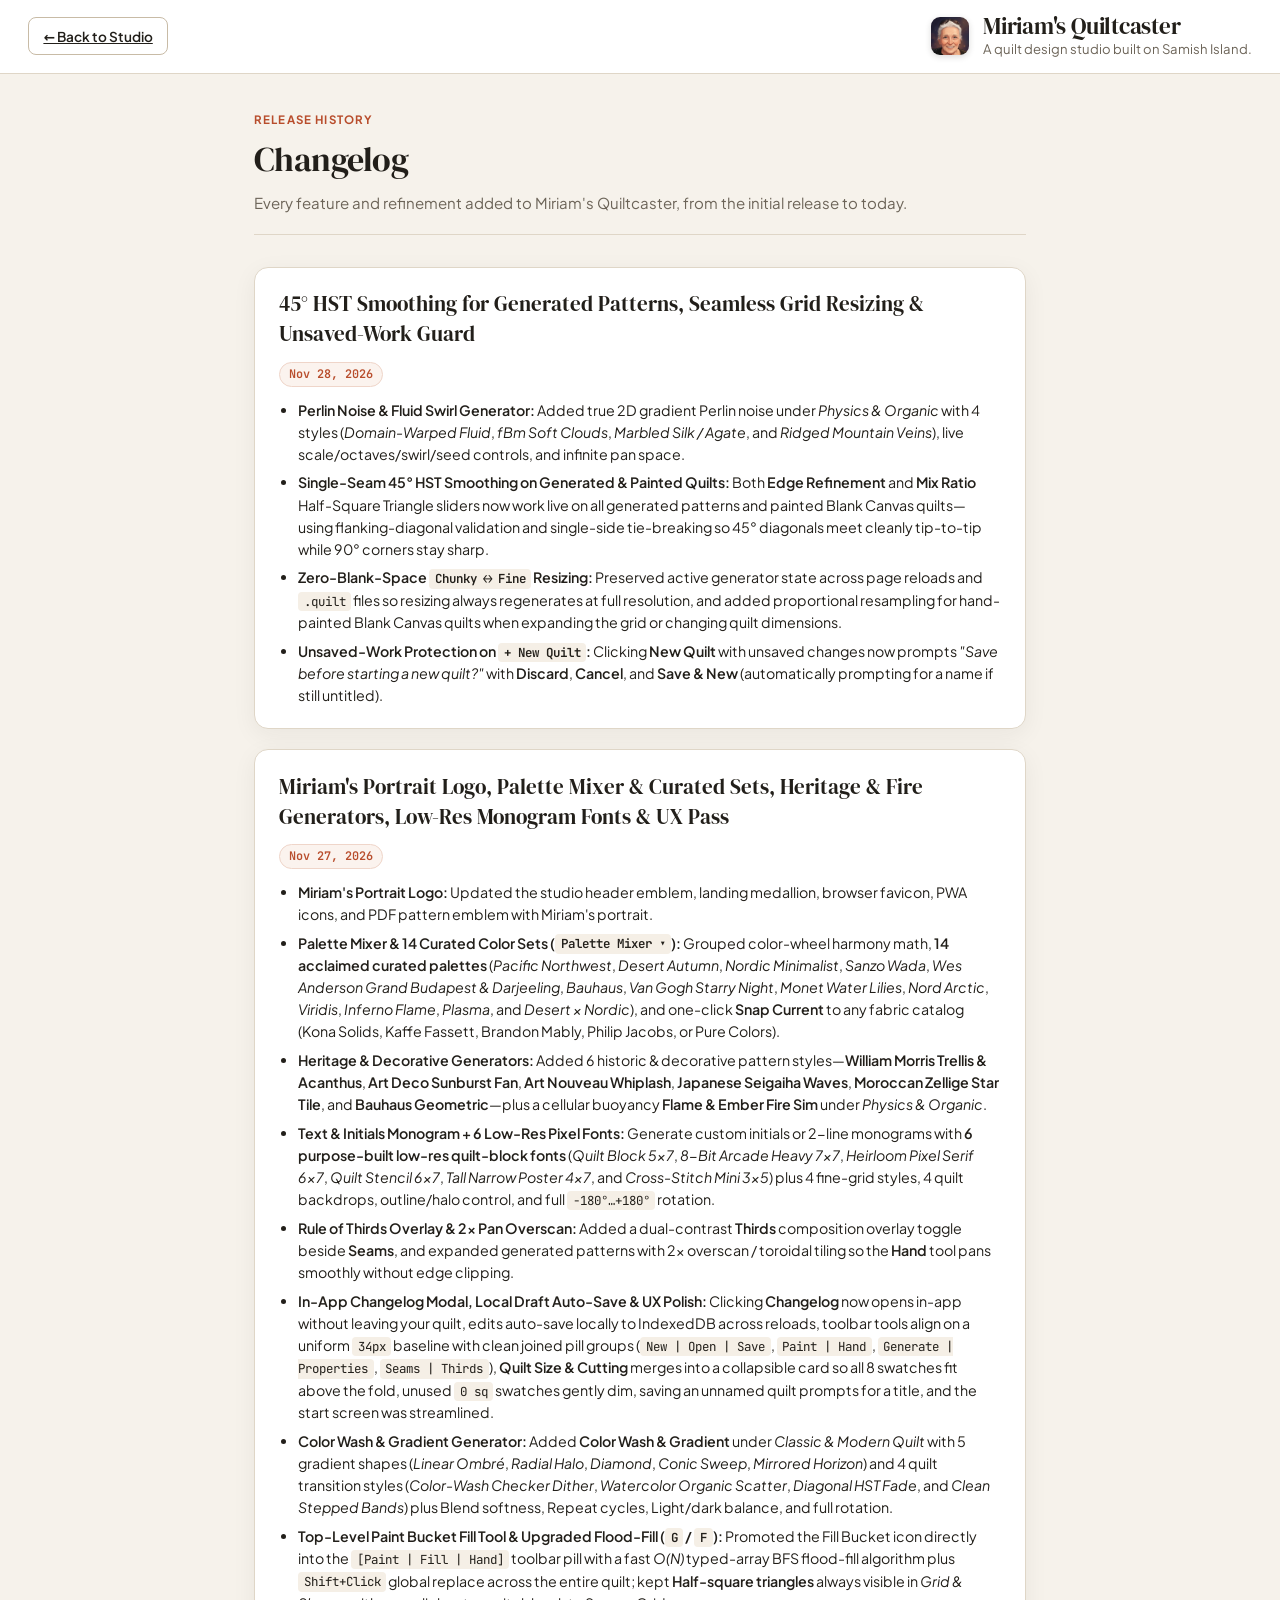
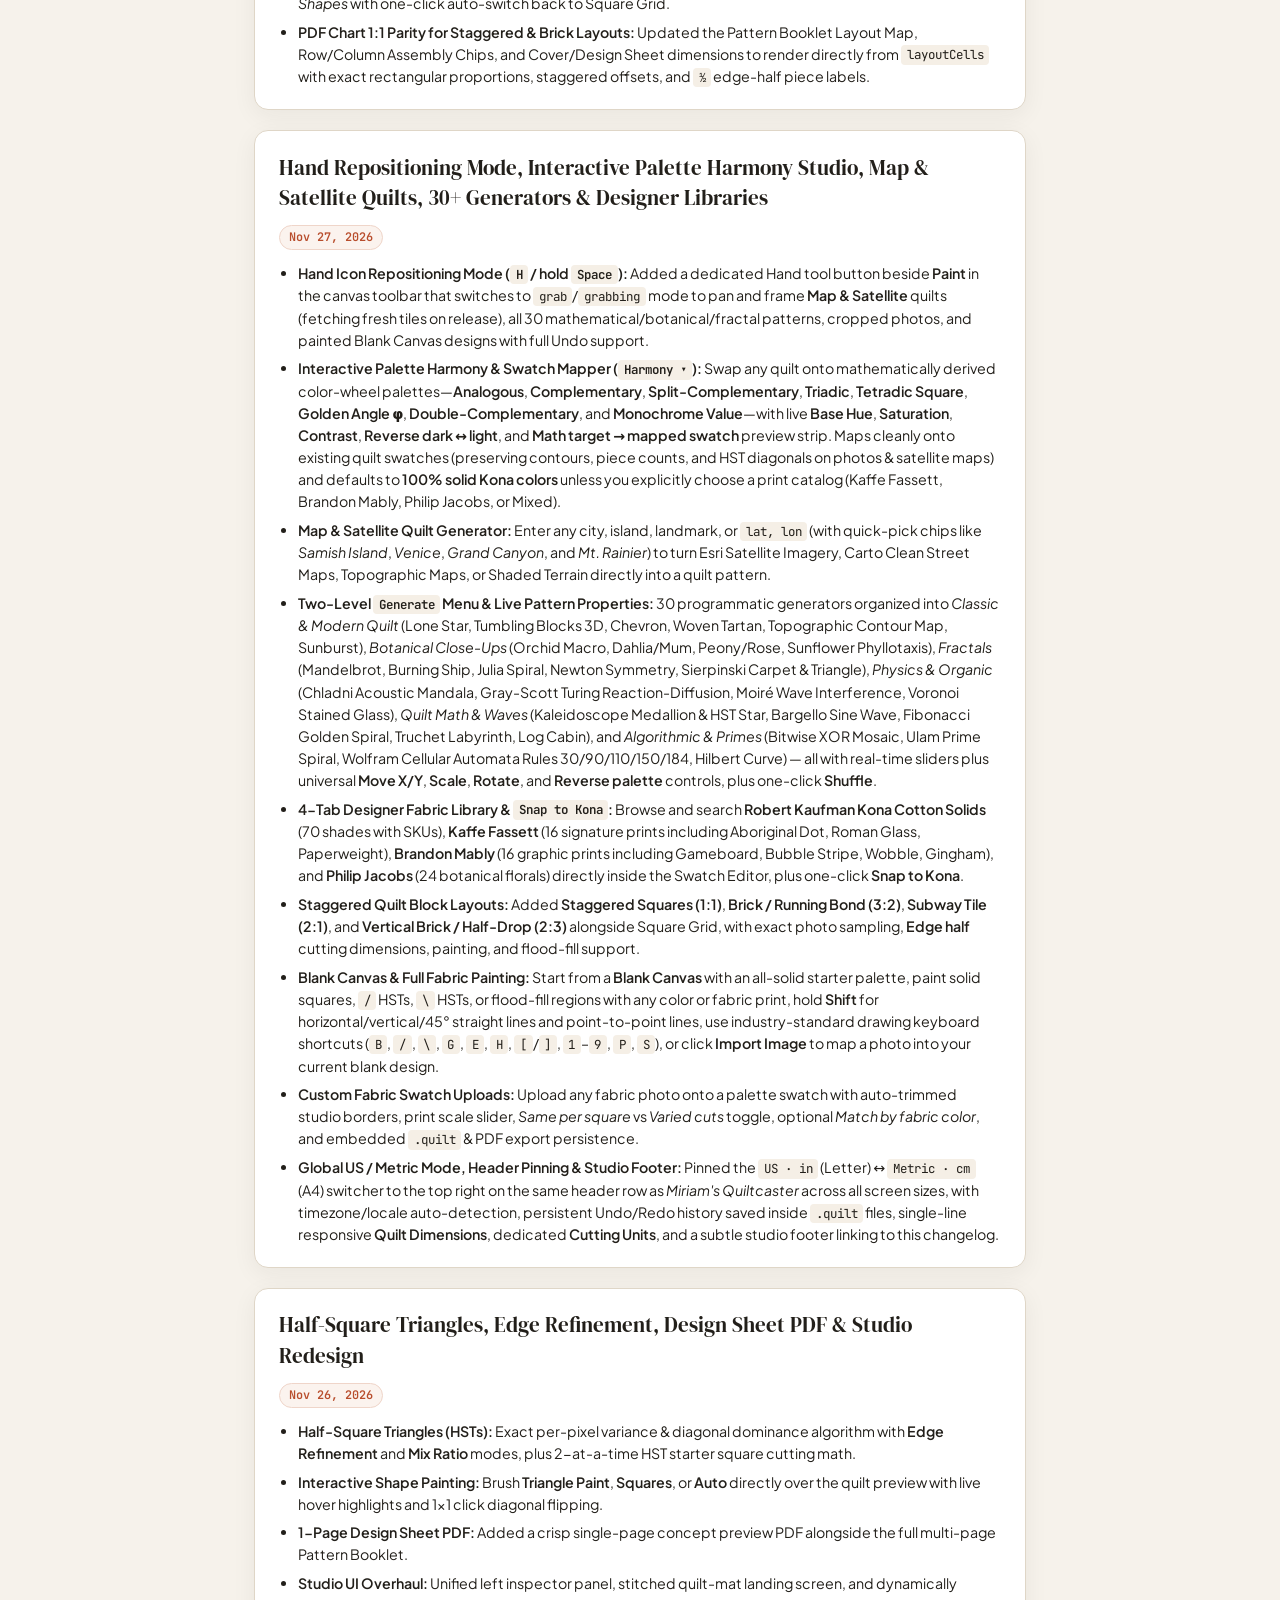
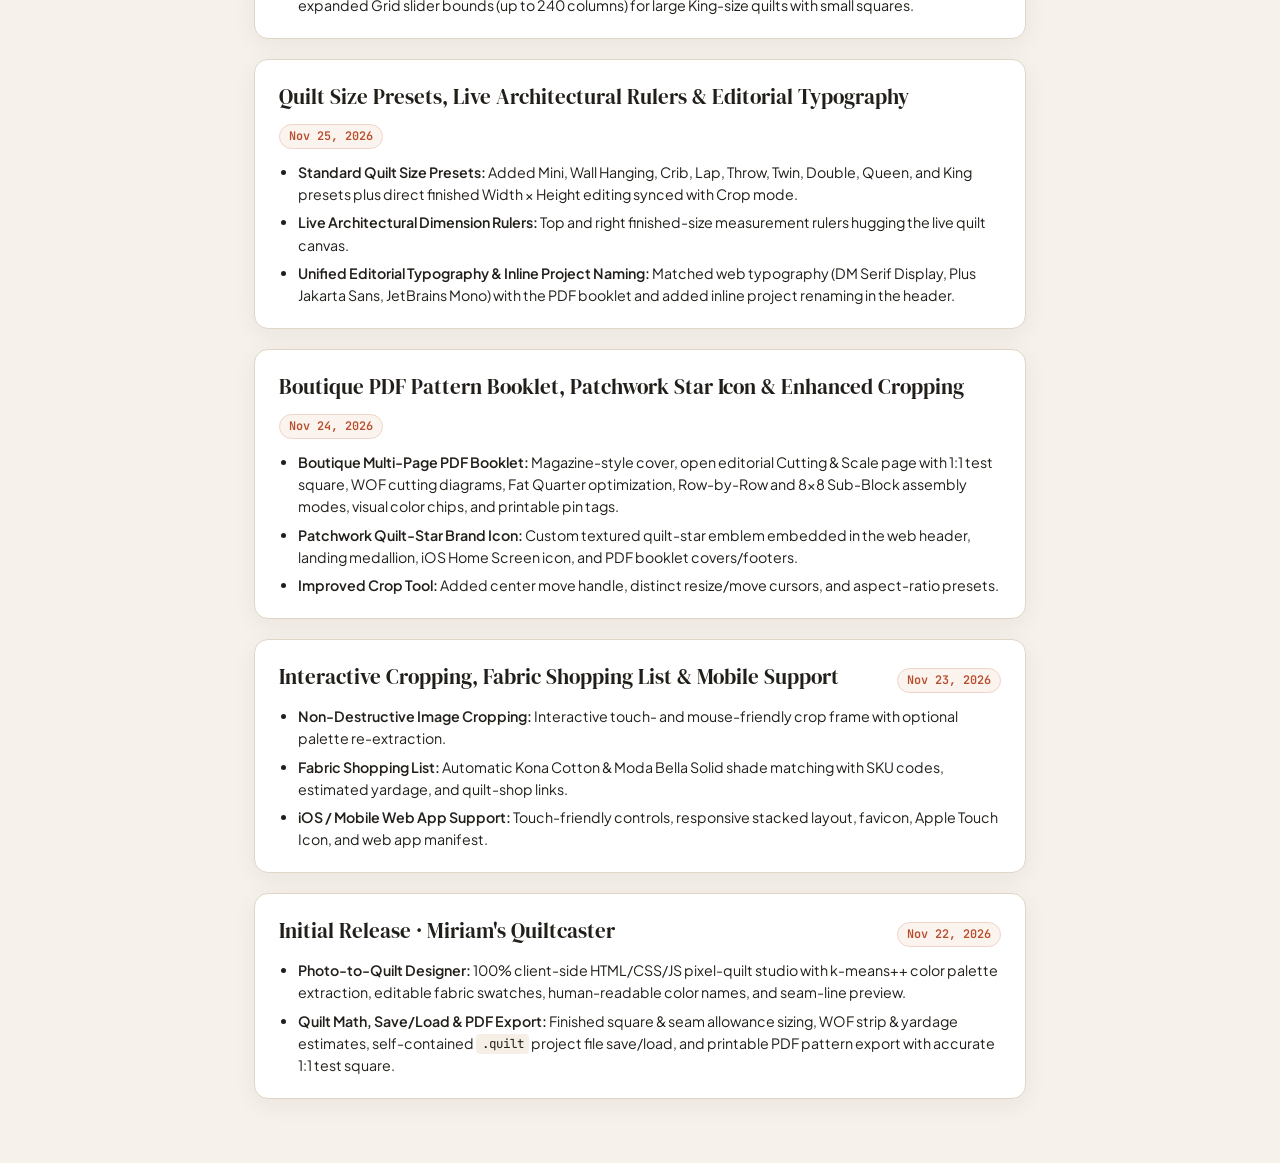
<file: changelog.html>
<!DOCTYPE html>
<html lang="en">
<head>
  <meta charset="UTF-8" />
  <meta name="viewport" content="width=device-width, initial-scale=1.0" />
  <title>Changelog · Miriam's Quiltcaster</title>
  <link rel="icon" type="image/png" href="favicon-v3.png" />
  <link rel="preconnect" href="https://fonts.googleapis.com" />
  <link rel="preconnect" href="https://fonts.gstatic.com" crossorigin />
  <link href="https://fonts.googleapis.com/css2?family=DM+Serif+Display&family=JetBrains+Mono:wght@500;600&family=Plus+Jakarta+Sans:wght@400;500;600;700&display=swap" rel="stylesheet" />
  <link rel="stylesheet" href="styles.css?v=101" />
  <style>
    .changelog-shell {
      max-width: 820px;
      width: 100%;
      margin: 0 auto;
      padding: 2rem 1.5rem 4rem;
    }
    .changelog-header {
      margin-bottom: 2rem;
      padding-bottom: 1.25rem;
      border-bottom: 1px solid var(--border);
    }
    .changelog-eyebrow {
      display: inline-block;
      font-size: 0.72rem;
      font-weight: 700;
      letter-spacing: 0.1em;
      text-transform: uppercase;
      color: var(--accent);
      margin-bottom: 0.4rem;
    }
    .changelog-header h2 {
      font-family: var(--font-serif);
      font-size: 2.15rem;
      font-weight: 400;
      letter-spacing: -0.015em;
      color: var(--text);
      margin: 0 0 0.45rem;
    }
    .changelog-header p {
      color: var(--text-muted);
      font-size: 0.94rem;
      margin: 0;
    }
    .release-list {
      display: flex;
      flex-direction: column;
      gap: 1.25rem;
    }
    .release-card {
      background: var(--surface);
      border: 1px solid var(--border);
      border-radius: var(--radius);
      box-shadow: var(--shadow);
      padding: 1.35rem 1.5rem;
    }
    .release-meta {
      display: flex;
      align-items: baseline;
      justify-content: space-between;
      gap: 0.75rem;
      flex-wrap: wrap;
      margin-bottom: 0.75rem;
    }
    .release-title {
      font-family: var(--font-serif);
      font-size: 1.3rem;
      font-weight: 400;
      color: var(--text);
      margin: 0;
    }
    .release-date {
      font-family: var(--font-mono);
      font-size: 0.74rem;
      font-weight: 600;
      color: var(--accent);
      background: #fbf3ee;
      border: 1px solid #efd5c9;
      padding: 0.18rem 0.55rem;
      border-radius: 999px;
    }
    .release-items {
      margin: 0;
      padding-left: 1.2rem;
      display: flex;
      flex-direction: column;
      gap: 0.42rem;
      color: var(--text);
      font-size: 0.89rem;
      line-height: 1.55;
    }
    .release-items strong {
      color: var(--text);
      font-weight: 600;
    }
    .release-items code {
      font-family: var(--font-mono);
      font-size: 0.78rem;
      background: #f5efe6;
      padding: 0.08rem 0.35rem;
      border-radius: 4px;
    }
  </style>
</head>
<body>
  <header class="topbar">
    <div class="brand">
      <img class="brand-icon" src="apple-touch-icon-v3.png" width="38" height="38" alt="Miriam" />
      <div>
        <h1>Miriam's Quiltcaster</h1>
        <p class="tagline">A quilt design studio built on Samish Island.</p>
      </div>
    </div>
    <div class="topbar-right">
      <a href="index.html" class="btn btn-secondary" onclick="if(window.opener){window.close();return false;}">← Back to Studio</a>
    </div>
  </header>

  <main class="changelog-shell">
    <div class="changelog-header">
      <span class="changelog-eyebrow">Release History</span>
      <h2>Changelog</h2>
      <p>Every feature and refinement added to Miriam's Quiltcaster, from the initial release to today.</p>
    </div>

    <div class="release-list">
      <article class="release-card">
        <div class="release-meta">
          <h3 class="release-title">45° HST Smoothing for Generated Patterns, Seamless Grid Resizing &amp; Unsaved-Work Guard</h3>
          <span class="release-date">Nov 28, 2026</span>
        </div>
        <ul class="release-items">
          <li><strong>Perlin Noise &amp; Fluid Swirl Generator:</strong> Added true 2D gradient Perlin noise under <em>Physics &amp; Organic</em> with 4 styles (<em>Domain-Warped Fluid</em>, <em>fBm Soft Clouds</em>, <em>Marbled Silk / Agate</em>, and <em>Ridged Mountain Veins</em>), live scale/octaves/swirl/seed controls, and infinite pan space.</li>
          <li><strong>Single-Seam 45° HST Smoothing on Generated &amp; Painted Quilts:</strong> Both <strong>Edge Refinement</strong> and <strong>Mix Ratio</strong> Half-Square Triangle sliders now work live on all generated patterns and painted Blank Canvas quilts—using flanking-diagonal validation and single-side tie-breaking so 45° diagonals meet cleanly tip-to-tip while 90° corners stay sharp.</li>
          <li><strong>Zero-Blank-Space <code>Chunky ↔ Fine</code> Resizing:</strong> Preserved active generator state across page reloads and <code>.quilt</code> files so resizing always regenerates at full resolution, and added proportional resampling for hand-painted Blank Canvas quilts when expanding the grid or changing quilt dimensions.</li>
          <li><strong>Unsaved-Work Protection on <code>+ New Quilt</code>:</strong> Clicking <strong>New Quilt</strong> with unsaved changes now prompts <em>"Save before starting a new quilt?"</em> with <strong>Discard</strong>, <strong>Cancel</strong>, and <strong>Save &amp; New</strong> (automatically prompting for a name if still untitled).</li>
        </ul>
      </article>

      <article class="release-card">
        <div class="release-meta">
          <h3 class="release-title">Miriam's Portrait Logo, Palette Mixer &amp; Curated Sets, Heritage &amp; Fire Generators, Low-Res Monogram Fonts &amp; UX Pass</h3>
          <span class="release-date">Nov 27, 2026</span>
        </div>
        <ul class="release-items">
          <li><strong>Miriam's Portrait Logo:</strong> Updated the studio header emblem, landing medallion, browser favicon, PWA icons, and PDF pattern emblem with Miriam's portrait.</li>
          <li><strong>Palette Mixer &amp; 14 Curated Color Sets (<code>Palette Mixer ▾</code>):</strong> Grouped color-wheel harmony math, <strong>14 acclaimed curated palettes</strong> (<em>Pacific Northwest</em>, <em>Desert Autumn</em>, <em>Nordic Minimalist</em>, <em>Sanzo Wada</em>, <em>Wes Anderson Grand Budapest &amp; Darjeeling</em>, <em>Bauhaus</em>, <em>Van Gogh Starry Night</em>, <em>Monet Water Lilies</em>, <em>Nord Arctic</em>, <em>Viridis</em>, <em>Inferno Flame</em>, <em>Plasma</em>, and <em>Desert × Nordic</em>), and one-click <strong>Snap Current</strong> to any fabric catalog (Kona Solids, Kaffe Fassett, Brandon Mably, Philip Jacobs, or Pure Colors).</li>
          <li><strong>Heritage &amp; Decorative Generators:</strong> Added 6 historic &amp; decorative pattern styles—<strong>William Morris Trellis &amp; Acanthus</strong>, <strong>Art Deco Sunburst Fan</strong>, <strong>Art Nouveau Whiplash</strong>, <strong>Japanese Seigaiha Waves</strong>, <strong>Moroccan Zellige Star Tile</strong>, and <strong>Bauhaus Geometric</strong>—plus a cellular buoyancy <strong>Flame &amp; Ember Fire Sim</strong> under <em>Physics &amp; Organic</em>.</li>
          <li><strong>Text &amp; Initials Monogram + 6 Low-Res Pixel Fonts:</strong> Generate custom initials or 2-line monograms with <strong>6 purpose-built low-res quilt-block fonts</strong> (<em>Quilt Block 5×7</em>, <em>8-Bit Arcade Heavy 7×7</em>, <em>Heirloom Pixel Serif 6×7</em>, <em>Quilt Stencil 6×7</em>, <em>Tall Narrow Poster 4×7</em>, and <em>Cross-Stitch Mini 3×5</em>) plus 4 fine-grid styles, 4 quilt backdrops, outline/halo control, and full <code>-180°…+180°</code> rotation.</li>
          <li><strong>Rule of Thirds Overlay &amp; 2× Pan Overscan:</strong> Added a dual-contrast <strong>Thirds</strong> composition overlay toggle beside <strong>Seams</strong>, and expanded generated patterns with 2× overscan / toroidal tiling so the <strong>Hand</strong> tool pans smoothly without edge clipping.</li>
          <li><strong>In-App Changelog Modal, Local Draft Auto-Save &amp; UX Polish:</strong> Clicking <strong>Changelog</strong> now opens in-app without leaving your quilt, edits auto-save locally to IndexedDB across reloads, toolbar tools align on a uniform <code>34px</code> baseline with clean joined pill groups (<code>New | Open | Save</code>, <code>Paint | Hand</code>, <code>Generate | Properties</code>, <code>Seams | Thirds</code>), <strong>Quilt Size &amp; Cutting</strong> merges into a collapsible card so all 8 swatches fit above the fold, unused <code>0 sq</code> swatches gently dim, saving an unnamed quilt prompts for a title, and the start screen was streamlined.</li>
          <li><strong>Color Wash &amp; Gradient Generator:</strong> Added <strong>Color Wash &amp; Gradient</strong> under <em>Classic &amp; Modern Quilt</em> with 5 gradient shapes (<em>Linear Ombré</em>, <em>Radial Halo</em>, <em>Diamond</em>, <em>Conic Sweep</em>, <em>Mirrored Horizon</em>) and 4 quilt transition styles (<em>Color-Wash Checker Dither</em>, <em>Watercolor Organic Scatter</em>, <em>Diagonal HST Fade</em>, and <em>Clean Stepped Bands</em>) plus Blend softness, Repeat cycles, Light/dark balance, and full rotation.</li>
          <li><strong>Top-Level Paint Bucket Fill Tool &amp; Upgraded Flood-Fill (<code>G</code> / <code>F</code>):</strong> Promoted the Fill Bucket icon directly into the <code>[Paint | Fill | Hand]</code> toolbar pill with a fast <em>O(N)</em> typed-array BFS flood-fill algorithm plus <code>Shift+Click</code> global replace across the entire quilt; kept <strong>Half-square triangles</strong> always visible in <em>Grid &amp; Shapes</em> with one-click auto-switch back to Square Grid.</li>
          <li><strong>PDF Chart 1:1 Parity for Staggered &amp; Brick Layouts:</strong> Updated the Pattern Booklet Layout Map, Row/Column Assembly Chips, and Cover/Design Sheet dimensions to render directly from <code>layoutCells</code> with exact rectangular proportions, staggered offsets, and <code>½</code> edge-half piece labels.</li>
        </ul>
      </article>

      <article class="release-card">
        <div class="release-meta">
          <h3 class="release-title">Hand Repositioning Mode, Interactive Palette Harmony Studio, Map &amp; Satellite Quilts, 30+ Generators &amp; Designer Libraries</h3>
          <span class="release-date">Nov 27, 2026</span>
        </div>
        <ul class="release-items">
          <li><strong>Hand Icon Repositioning Mode (<code>H</code> / hold <code>Space</code>):</strong> Added a dedicated Hand tool button beside <strong>Paint</strong> in the canvas toolbar that switches to <code>grab</code>/<code>grabbing</code> mode to pan and frame <strong>Map &amp; Satellite</strong> quilts (fetching fresh tiles on release), all 30 mathematical/botanical/fractal patterns, cropped photos, and painted Blank Canvas designs with full Undo support.</li>
          <li><strong>Interactive Palette Harmony &amp; Swatch Mapper (<code>Harmony ▾</code>):</strong> Swap any quilt onto mathematically derived color-wheel palettes—<strong>Analogous</strong>, <strong>Complementary</strong>, <strong>Split-Complementary</strong>, <strong>Triadic</strong>, <strong>Tetradic Square</strong>, <strong>Golden Angle φ</strong>, <strong>Double-Complementary</strong>, and <strong>Monochrome Value</strong>—with live <strong>Base Hue</strong>, <strong>Saturation</strong>, <strong>Contrast</strong>, <strong>Reverse dark ↔ light</strong>, and <strong>Math target → mapped swatch</strong> preview strip. Maps cleanly onto existing quilt swatches (preserving contours, piece counts, and HST diagonals on photos &amp; satellite maps) and defaults to <strong>100% solid Kona colors</strong> unless you explicitly choose a print catalog (Kaffe Fassett, Brandon Mably, Philip Jacobs, or Mixed).</li>
          <li><strong>Map &amp; Satellite Quilt Generator:</strong> Enter any city, island, landmark, or <code>lat, lon</code> (with quick-pick chips like <em>Samish Island</em>, <em>Venice</em>, <em>Grand Canyon</em>, and <em>Mt. Rainier</em>) to turn Esri Satellite Imagery, Carto Clean Street Maps, Topographic Maps, or Shaded Terrain directly into a quilt pattern.</li>
          <li><strong>Two-Level <code>Generate</code> Menu &amp; Live Pattern Properties:</strong> 30 programmatic generators organized into <em>Classic &amp; Modern Quilt</em> (Lone Star, Tumbling Blocks 3D, Chevron, Woven Tartan, Topographic Contour Map, Sunburst), <em>Botanical Close-Ups</em> (Orchid Macro, Dahlia/Mum, Peony/Rose, Sunflower Phyllotaxis), <em>Fractals</em> (Mandelbrot, Burning Ship, Julia Spiral, Newton Symmetry, Sierpinski Carpet &amp; Triangle), <em>Physics &amp; Organic</em> (Chladni Acoustic Mandala, Gray-Scott Turing Reaction-Diffusion, Moiré Wave Interference, Voronoi Stained Glass), <em>Quilt Math &amp; Waves</em> (Kaleidoscope Medallion &amp; HST Star, Bargello Sine Wave, Fibonacci Golden Spiral, Truchet Labyrinth, Log Cabin), and <em>Algorithmic &amp; Primes</em> (Bitwise XOR Mosaic, Ulam Prime Spiral, Wolfram Cellular Automata Rules 30/90/110/150/184, Hilbert Curve) — all with real-time sliders plus universal <strong>Move X/Y</strong>, <strong>Scale</strong>, <strong>Rotate</strong>, and <strong>Reverse palette</strong> controls, plus one-click <strong>Shuffle</strong>.</li>
          <li><strong>4-Tab Designer Fabric Library &amp; <code>Snap to Kona</code>:</strong> Browse and search <strong>Robert Kaufman Kona Cotton Solids</strong> (70 shades with SKUs), <strong>Kaffe Fassett</strong> (16 signature prints including Aboriginal Dot, Roman Glass, Paperweight), <strong>Brandon Mably</strong> (16 graphic prints including Gameboard, Bubble Stripe, Wobble, Gingham), and <strong>Philip Jacobs</strong> (24 botanical florals) directly inside the Swatch Editor, plus one-click <strong>Snap to Kona</strong>.</li>
          <li><strong>Staggered Quilt Block Layouts:</strong> Added <strong>Staggered Squares (1:1)</strong>, <strong>Brick / Running Bond (3:2)</strong>, <strong>Subway Tile (2:1)</strong>, and <strong>Vertical Brick / Half-Drop (2:3)</strong> alongside Square Grid, with exact photo sampling, <strong>Edge half</strong> cutting dimensions, painting, and flood-fill support.</li>
          <li><strong>Blank Canvas &amp; Full Fabric Painting:</strong> Start from a <strong>Blank Canvas</strong> with an all-solid starter palette, paint solid squares, <code>/</code> HSTs, <code>\</code> HSTs, or flood-fill regions with any color or fabric print, hold <strong>Shift</strong> for horizontal/vertical/45° straight lines and point-to-point lines, use industry-standard drawing keyboard shortcuts (<code>B</code>, <code>/</code>, <code>\</code>, <code>G</code>, <code>E</code>, <code>H</code>, <code>[</code>/<code>]</code>, <code>1</code>–<code>9</code>, <code>P</code>, <code>S</code>), or click <strong>Import Image</strong> to map a photo into your current blank design.</li>
          <li><strong>Custom Fabric Swatch Uploads:</strong> Upload any fabric photo onto a palette swatch with auto-trimmed studio borders, print scale slider, <em>Same per square</em> vs <em>Varied cuts</em> toggle, optional <em>Match by fabric color</em>, and embedded <code>.quilt</code> &amp; PDF export persistence.</li>
          <li><strong>Global US / Metric Mode, Header Pinning &amp; Studio Footer:</strong> Pinned the <code>US · in</code> (Letter) ↔ <code>Metric · cm</code> (A4) switcher to the top right on the same header row as <em>Miriam's Quiltcaster</em> across all screen sizes, with timezone/locale auto-detection, persistent Undo/Redo history saved inside <code>.quilt</code> files, single-line responsive <strong>Quilt Dimensions</strong>, dedicated <strong>Cutting Units</strong>, and a subtle studio footer linking to this changelog.</li>
        </ul>
      </article>

      <article class="release-card">
        <div class="release-meta">
          <h3 class="release-title">Half-Square Triangles, Edge Refinement, Design Sheet PDF &amp; Studio Redesign</h3>
          <span class="release-date">Nov 26, 2026</span>
        </div>
        <ul class="release-items">
          <li><strong>Half-Square Triangles (HSTs):</strong> Exact per-pixel variance &amp; diagonal dominance algorithm with <strong>Edge Refinement</strong> and <strong>Mix Ratio</strong> modes, plus 2-at-a-time HST starter square cutting math.</li>
          <li><strong>Interactive Shape Painting:</strong> Brush <strong>Triangle Paint</strong>, <strong>Squares</strong>, or <strong>Auto</strong> directly over the quilt preview with live hover highlights and 1×1 click diagonal flipping.</li>
          <li><strong>1-Page Design Sheet PDF:</strong> Added a crisp single-page concept preview PDF alongside the full multi-page Pattern Booklet.</li>
          <li><strong>Studio UI Overhaul:</strong> Unified left inspector panel, stitched quilt-mat landing screen, and dynamically expanded Grid slider bounds (up to 240 columns) for large King-size quilts with small squares.</li>
        </ul>
      </article>

      <article class="release-card">
        <div class="release-meta">
          <h3 class="release-title">Quilt Size Presets, Live Architectural Rulers &amp; Editorial Typography</h3>
          <span class="release-date">Nov 25, 2026</span>
        </div>
        <ul class="release-items">
          <li><strong>Standard Quilt Size Presets:</strong> Added Mini, Wall Hanging, Crib, Lap, Throw, Twin, Double, Queen, and King presets plus direct finished Width × Height editing synced with Crop mode.</li>
          <li><strong>Live Architectural Dimension Rulers:</strong> Top and right finished-size measurement rulers hugging the live quilt canvas.</li>
          <li><strong>Unified Editorial Typography &amp; Inline Project Naming:</strong> Matched web typography (DM Serif Display, Plus Jakarta Sans, JetBrains Mono) with the PDF booklet and added inline project renaming in the header.</li>
        </ul>
      </article>

      <article class="release-card">
        <div class="release-meta">
          <h3 class="release-title">Boutique PDF Pattern Booklet, Patchwork Star Icon &amp; Enhanced Cropping</h3>
          <span class="release-date">Nov 24, 2026</span>
        </div>
        <ul class="release-items">
          <li><strong>Boutique Multi-Page PDF Booklet:</strong> Magazine-style cover, open editorial Cutting &amp; Scale page with 1:1 test square, WOF cutting diagrams, Fat Quarter optimization, Row-by-Row and 8×8 Sub-Block assembly modes, visual color chips, and printable pin tags.</li>
          <li><strong>Patchwork Quilt-Star Brand Icon:</strong> Custom textured quilt-star emblem embedded in the web header, landing medallion, iOS Home Screen icon, and PDF booklet covers/footers.</li>
          <li><strong>Improved Crop Tool:</strong> Added center move handle, distinct resize/move cursors, and aspect-ratio presets.</li>
        </ul>
      </article>

      <article class="release-card">
        <div class="release-meta">
          <h3 class="release-title">Interactive Cropping, Fabric Shopping List &amp; Mobile Support</h3>
          <span class="release-date">Nov 23, 2026</span>
        </div>
        <ul class="release-items">
          <li><strong>Non-Destructive Image Cropping:</strong> Interactive touch- and mouse-friendly crop frame with optional palette re-extraction.</li>
          <li><strong>Fabric Shopping List:</strong> Automatic Kona Cotton &amp; Moda Bella Solid shade matching with SKU codes, estimated yardage, and quilt-shop links.</li>
          <li><strong>iOS / Mobile Web App Support:</strong> Touch-friendly controls, responsive stacked layout, favicon, Apple Touch Icon, and web app manifest.</li>
        </ul>
      </article>

      <article class="release-card">
        <div class="release-meta">
          <h3 class="release-title">Initial Release · Miriam's Quiltcaster</h3>
          <span class="release-date">Nov 22, 2026</span>
        </div>
        <ul class="release-items">
          <li><strong>Photo-to-Quilt Designer:</strong> 100% client-side HTML/CSS/JS pixel-quilt studio with k-means++ color palette extraction, editable fabric swatches, human-readable color names, and seam-line preview.</li>
          <li><strong>Quilt Math, Save/Load &amp; PDF Export:</strong> Finished square &amp; seam allowance sizing, WOF strip &amp; yardage estimates, self-contained <code>.quilt</code> project file save/load, and printable PDF pattern export with accurate 1:1 test square.</li>
        </ul>
      </article>
    </div>
  </main>
</body>
</html>
</file>
<file: styles.css>
/* ==========================================================================
   Miriam's Quiltcaster — Stylesheet
   Typography synced with the exported PDF booklet:
     - Display Serif: DM Serif Display (titles & section headings)
     - UI Sans:       Plus Jakarta Sans (body, buttons, controls)
     - Monospace:     JetBrains Mono (fabric codes, dimensions, yardage)
   Breakpoints:
     - <= 960px: iPad portrait / single-column stack (preview promoted to top)
     - <= 600px: iPhone / narrow mobile (touch-sized targets, 16px inputs)
   ========================================================================== */

@font-face {
  font-family: "DM Serif Display";
  src: url("fonts/DMSerifDisplay-Regular.ttf") format("truetype");
  font-weight: 400;
  font-style: normal;
  font-display: swap;
}

@font-face {
  font-family: "Plus Jakarta Sans";
  src: url("fonts/PlusJakartaSans-Regular.ttf") format("truetype");
  font-weight: 400;
  font-style: normal;
  font-display: swap;
}

@font-face {
  font-family: "Plus Jakarta Sans";
  src: url("fonts/PlusJakartaSans-SemiBold.ttf") format("truetype");
  font-weight: 600;
  font-style: normal;
  font-display: swap;
}

@font-face {
  font-family: "Plus Jakarta Sans";
  src: url("fonts/PlusJakartaSans-Bold.ttf") format("truetype");
  font-weight: 700;
  font-style: normal;
  font-display: swap;
}

@font-face {
  font-family: "JetBrains Mono";
  src: url("fonts/JetBrainsMono-SemiBold.ttf") format("truetype");
  font-weight: 600;
  font-style: normal;
  font-display: swap;
}

:root {
  --font-serif: "DM Serif Display", Georgia, "Times New Roman", serif;
  --font-sans: "Plus Jakarta Sans", system-ui, -apple-system, BlinkMacSystemFont, "Segoe UI", sans-serif;
  --font-mono: "JetBrains Mono", ui-monospace, SFMono-Regular, Menlo, monospace;
  --bg: #f6f2eb;
  --surface: #ffffff;
  --surface-muted: #efe9df;
  --border: #dfd6c7;
  --border-strong: #c8bba6;
  --text: #221f1a;
  --text-muted: #6c6458;
  --accent: #b84d2c;
  --accent-hover: #9d3f22;
  --danger: #b5342a;
  --radius: 14px;
  --radius-sm: 8px;
  --shadow: 0 6px 24px rgba(34, 31, 26, 0.06);
}

*,
*::before,
*::after {
  box-sizing: border-box;
  margin: 0;
  padding: 0;
}

body {
  font-family: var(--font-sans);
  line-height: 1.45;
  color: var(--text);
  background-color: var(--bg);
  min-height: 100vh;
  display: flex;
  flex-direction: column;
  -webkit-font-smoothing: antialiased;
}

/* Header */
.topbar {
  display: flex;
  align-items: center;
  justify-content: space-between;
  gap: 0.75rem 1rem;
  flex-wrap: wrap;
  padding: 0.9rem 1.75rem;
  background: var(--surface);
  border-bottom: 1px solid var(--border);
}

.topbar .brand {
  order: 1;
}

.topbar .topbar-actions {
  order: 2;
  margin-left: auto;
}

.topbar .region-toggle {
  order: 3;
}

@media (max-width: 1220px) {
  .topbar .region-toggle {
    order: 2;
    margin-left: auto;
  }

  .topbar .topbar-actions {
    order: 3;
    flex-basis: 100%;
    margin-left: 0;
    padding-top: 0.55rem;
    border-top: 1px solid #ede6da;
    justify-content: space-between;
  }

  .topbar-divider-end {
    display: none;
  }
}

.brand {
  display: flex;
  align-items: center;
  gap: 0.85rem;
  min-width: 0;
}

.brand > div {
  min-width: 0;
}

.brand-icon {
  width: 38px;
  height: 38px;
  border-radius: 9px;
  box-shadow: 0 2px 6px rgba(34, 31, 26, 0.16);
  flex-shrink: 0;
  display: block;
}

.brand h1 {
  font-family: var(--font-serif);
  font-size: 1.42rem;
  font-weight: 400;
  letter-spacing: -0.01em;
  line-height: 1.1;
}

.tagline {
  font-size: 0.82rem;
  color: var(--text-muted);
}

/* Buttons & Icons */
.btn {
  font: inherit;
  font-size: 0.85rem;
  font-weight: 600;
  padding: 0.5rem 0.9rem;
  min-height: 38px;
  border-radius: var(--radius-sm);
  border: 1px solid transparent;
  display: inline-flex;
  align-items: center;
  justify-content: center;
  gap: 0.45rem;
  cursor: pointer;
  user-select: none;
  -webkit-tap-highlight-color: transparent;
  transition: background-color 0.15s ease, border-color 0.15s ease, transform 0.1s ease;
}

.icon {
  width: 16px;
  height: 16px;
  flex-shrink: 0;
  fill: none;
  stroke: currentColor;
  stroke-width: 2;
  stroke-linecap: round;
  stroke-linejoin: round;
}

.btn:active {
  transform: translateY(1px);
}

.btn-secondary {
  background: var(--surface);
  border-color: var(--border-strong);
  color: var(--text);
}

.btn-secondary:hover {
  background: var(--surface-muted);
}

.btn-ghost {
  background: var(--surface);
  border-color: var(--border);
  color: var(--text);
}

.btn-ghost:hover {
  background: var(--surface-muted);
  border-color: var(--border-strong);
}

.btn-small {
  font-size: 0.8rem;
  padding: 0.38rem 0.72rem;
  min-height: 34px;
  touch-action: none;
}

.btn-subtle {
  background: var(--surface-muted);
  border-color: var(--border);
  color: var(--text);
  font-size: 0.8rem;
  padding: 0.45rem 0.75rem;
}

.btn-subtle:hover {
  border-color: var(--border-strong);
  background: #e7dfd2;
}

.btn-primary {
  background: var(--accent);
  border-color: var(--accent);
  color: #ffffff;
  font-size: 0.86rem;
  padding: 0.5rem 1rem;
}

.btn-primary:hover {
  background: var(--accent-hover);
  border-color: var(--accent-hover);
}

.btn-primary:disabled {
  opacity: 0.6;
  cursor: wait;
}

.project-chip {
  display: inline-flex;
  align-items: center;
  gap: 0.4rem;
  padding: 0.28rem 0.65rem;
  min-height: 36px;
  background: transparent;
  border: 1px solid transparent;
  border-radius: var(--radius-sm);
  color: var(--text-muted);
  cursor: text;
  transition: border-color 0.15s ease, background-color 0.15s ease, box-shadow 0.15s ease;
}

.project-chip:hover {
  background: var(--bg);
  border-color: var(--border);
}

.project-chip:focus-within {
  border-color: var(--accent);
  background: var(--surface);
  box-shadow: 0 0 0 3px rgba(184, 77, 44, 0.12);
}

.project-name-input {
  font: inherit;
  font-size: 0.92rem;
  font-weight: 600;
  color: var(--text);
  background: transparent;
  border: none;
  outline: none;
  min-width: 140px;
  width: clamp(160px, 21vw, 260px);
  text-align: right;
}

.project-chip:focus-within .project-name-input {
  text-align: left;
}

.topbar-divider {
  width: 1px;
  height: 22px;
  background: var(--border);
  flex-shrink: 0;
}

/* Undo / Redo & History Stack Dropdown */
.history-group {
  display: inline-flex;
  align-items: center;
  background: var(--surface);
  border: 1px solid var(--border);
  border-radius: var(--radius-sm);
  height: 38px;
}

.history-btn {
  display: inline-flex;
  align-items: center;
  justify-content: center;
  height: 100%;
  width: 34px;
  border: none;
  background: transparent;
  color: var(--text);
  cursor: pointer;
  padding: 0;
  transition: background-color 0.14s ease, color 0.14s ease;
}

.history-btn:first-child {
  border-radius: 7px 0 0 7px;
}

.history-btn + .history-btn,
.history-menu-wrap {
  border-left: 1px solid var(--border);
  height: 100%;
}

.history-btn:hover:not(:disabled) {
  background: var(--surface-muted);
}

.history-btn:disabled {
  opacity: 0.34;
  cursor: default;
}

.history-menu-wrap {
  position: relative;
  display: inline-flex;
  align-items: center;
}

.history-caret-btn {
  width: 26px;
  border-radius: 0 7px 7px 0;
  color: var(--text-muted);
}

.history-caret-btn[aria-expanded="true"] {
  background: var(--surface-muted);
  color: var(--accent);
}

.history-caret-btn .icon-caret {
  width: 14px;
  height: 14px;
}

.history-popover {
  position: absolute;
  top: calc(100% + 8px);
  right: 0;
  width: 280px;
  max-height: 340px;
  background: var(--surface);
  border: 1px solid var(--border);
  border-radius: 12px;
  box-shadow: 0 14px 36px rgba(34, 31, 26, 0.14), 0 2px 8px rgba(34, 31, 26, 0.06);
  display: flex;
  flex-direction: column;
  overflow: hidden;
  z-index: 60;
}

.history-popover-header {
  display: flex;
  align-items: center;
  justify-content: space-between;
  padding: 0.62rem 0.85rem;
  background: #fcfaf7;
  border-bottom: 1px solid var(--border);
  font-size: 0.72rem;
  font-weight: 700;
  text-transform: uppercase;
  letter-spacing: 0.06em;
  color: var(--text-muted);
}

.history-count {
  font-family: var(--font-mono);
  font-size: 0.7rem;
  font-weight: 600;
  color: var(--accent);
  text-transform: none;
  letter-spacing: 0;
}

.history-list {
  overflow-y: auto;
  padding: 0.35rem;
  display: flex;
  flex-direction: column;
  gap: 2px;
}

.history-item {
  display: flex;
  align-items: center;
  gap: 0.55rem;
  width: 100%;
  padding: 0.48rem 0.6rem;
  border: none;
  border-radius: 7px;
  background: transparent;
  color: var(--text);
  font: inherit;
  font-size: 0.8rem;
  text-align: left;
  cursor: pointer;
  transition: background-color 0.12s ease;
}

.history-item:hover {
  background: #f5efe6;
}

.history-item.is-current {
  background: #fbf3ee;
  font-weight: 600;
  color: var(--text);
}

.history-item.is-future {
  color: var(--text-muted);
  opacity: 0.68;
}

.history-item.is-future:hover {
  opacity: 1;
}

.history-dot {
  width: 7px;
  height: 7px;
  border-radius: 50%;
  background: var(--border-strong);
  flex-shrink: 0;
}

.history-item.is-current .history-dot {
  background: var(--accent);
  box-shadow: 0 0 0 3px rgba(184, 77, 44, 0.18);
}

.history-item.is-future .history-dot {
  background: transparent;
  border: 1.5px solid var(--border-strong);
}

.history-item-label {
  flex: 1;
  min-width: 0;
  white-space: nowrap;
  overflow: hidden;
  text-overflow: ellipsis;
}

.history-item-idx {
  font-family: var(--font-mono);
  font-size: 0.68rem;
  color: var(--text-muted);
  flex-shrink: 0;
}

.project-chip .icon-edit {
  width: 13px;
  height: 13px;
  opacity: 0.55;
  transition: opacity 0.15s ease, color 0.15s ease;
}

.project-chip:hover .icon-edit,
.project-chip:focus-within .icon-edit {
  opacity: 1;
  color: var(--accent);
}

.action-group {
  display: inline-flex;
  align-items: center;
  gap: 0.4rem;
  flex-wrap: wrap;
}

/* Main shell */
.app-shell {
  flex: 1;
  width: 100%;
  max-width: 1440px;
  margin: 0 auto;
  padding: 1.75rem;
  display: flex;
  flex-direction: column;
}

/* Initial Landing Drop Stage — Stitched Quilt-Mat Studio Card */
.drop-stage {
  flex: 1;
  display: flex;
  flex-direction: column;
  align-items: center;
  justify-content: center;
  gap: 1rem;
  min-height: 68vh;
  padding: 1rem 0;
}

.drop-zone {
  position: relative;
  width: 100%;
  max-width: 680px;
  padding: 3.1rem 2.5rem 2.2rem;
  background: var(--surface);
  border: 1px solid var(--border);
  border-radius: 20px;
  box-shadow: 0 14px 40px rgba(34, 31, 26, 0.07), 0 2px 8px rgba(34, 31, 26, 0.03);
  text-align: center;
  cursor: pointer;
  overflow: hidden;
  transition: border-color 0.18s ease, box-shadow 0.2s ease, transform 0.18s ease;
}

/* Decorative stitched quilting border inset inside the card */
.drop-stitch-frame {
  position: absolute;
  inset: 12px;
  border: 1.5px dashed #d5c9b6;
  border-radius: 13px;
  pointer-events: none;
  transition: border-color 0.18s ease, background-color 0.18s ease;
}

.drop-content {
  position: relative;
  z-index: 1;
}

.drop-zone:hover,
.drop-zone:focus-visible {
  border-color: var(--border-strong);
  box-shadow: 0 18px 46px rgba(34, 31, 26, 0.09), 0 2px 10px rgba(34, 31, 26, 0.04);
  outline: none;
}

.drop-zone:hover .drop-stitch-frame,
.drop-zone:focus-visible .drop-stitch-frame {
  border-color: var(--accent);
}

.drop-zone.is-dragover {
  border-color: var(--accent);
  transform: scale(1.012);
}

.drop-zone.is-dragover .drop-stitch-frame {
  border-color: var(--accent);
  background: rgba(184, 77, 44, 0.04);
}

.drop-icon {
  margin-bottom: 1.15rem;
  display: flex;
  justify-content: center;
}

.drop-medallion {
  padding: 8px;
  background: #f8f5ef;
  border: 1px solid var(--border);
  border-radius: 22px;
  box-shadow: 0 4px 14px rgba(34, 31, 26, 0.06);
}

.drop-hero-icon {
  width: 72px;
  height: 72px;
  border-radius: 15px;
  display: block;
}

.drop-eyebrow {
  display: inline-block;
  font-size: 0.7rem;
  font-weight: 700;
  letter-spacing: 0.12em;
  color: var(--accent);
  margin-bottom: 0.45rem;
}

.drop-zone h2 {
  font-family: var(--font-serif);
  font-size: 2rem;
  font-weight: 400;
  letter-spacing: -0.015em;
  line-height: 1.15;
  color: var(--text);
  margin-bottom: 1.65rem;
}

.drop-actions {
  display: flex;
  align-items: center;
  justify-content: center;
  gap: 0.7rem;
  flex-wrap: wrap;
  margin: 0 auto 2rem;
}

.btn-landing {
  min-height: 44px;
  min-width: 168px;
  font-size: 0.86rem;
  padding: 0.6rem 1.05rem;
}

.drop-steps {
  display: flex;
  align-items: center;
  justify-content: center;
  gap: 0.85rem;
  padding-top: 1.35rem;
  border-top: 1px solid #ede6da;
  flex-wrap: wrap;
}

.drop-step {
  display: inline-flex;
  align-items: center;
  gap: 0.35rem;
  font-size: 0.76rem;
  color: var(--text-muted);
}

.drop-step-num {
  font-family: var(--font-mono);
  font-size: 0.68rem;
  font-weight: 600;
  color: var(--accent);
}

.drop-step-sep {
  width: 3px;
  height: 3px;
  border-radius: 50%;
  background: var(--border-strong);
}

.drop-privacy-note {
  font-size: 0.76rem;
  color: var(--text-muted);
}

@media (max-width: 520px) {
  .drop-zone {
    padding: 2.3rem 1.4rem 1.65rem;
  }

  .drop-zone h2 {
    font-size: 1.6rem;
  }

  .drop-actions {
    flex-direction: column;
    align-items: stretch;
  }

  .btn-landing {
    width: 100%;
  }

  .drop-step-sep {
    display: none;
  }
}

.error-banner {
  color: var(--danger);
  background: #fdeceb;
  border: 1px solid #f5c6c2;
  padding: 0.6rem 1rem;
  border-radius: var(--radius-sm);
  font-size: 0.88rem;
  max-width: 580px;
  width: 100%;
  text-align: center;
}

/* Workspace Layout — Unified Left Inspector + Right Canvas Studio */
.workspace {
  display: grid;
  grid-template-columns: clamp(348px, 30vw, 432px) minmax(0, 1fr);
  gap: 1.35rem;
  align-items: start;
}

.controls-panel {
  display: flex;
  flex-direction: column;
  min-width: 0;
  background: var(--surface);
  border: 1px solid var(--border);
  border-radius: var(--radius);
  box-shadow: var(--shadow);
  overflow: hidden;
}

.control-card {
  padding: 1.05rem 1.15rem;
  border-bottom: 1px solid var(--border);
  min-width: 0;
}

.control-card:last-child {
  border-bottom: none;
}

.control-header {
  display: flex;
  justify-content: space-between;
  align-items: center;
  margin-bottom: 0.6rem;
}

.control-header label {
  font-weight: 700;
  font-size: 0.72rem;
  text-transform: uppercase;
  letter-spacing: 0.06em;
  color: var(--text-muted);
}

.control-value {
  font-family: var(--font-mono);
  font-size: 0.8rem;
  font-weight: 600;
  color: var(--accent);
  font-variant-numeric: tabular-nums;
}

/* Custom-Crafted Range Sliders */
input[type="range"] {
  -webkit-appearance: none;
  appearance: none;
  width: 100%;
  height: 5px;
  border-radius: 999px;
  background: #e5ddd0;
  outline: none;
  cursor: pointer;
  margin: 0.35rem 0 0.2rem;
}

input[type="range"]::-webkit-slider-thumb {
  -webkit-appearance: none;
  appearance: none;
  width: 16px;
  height: 16px;
  border-radius: 50%;
  background: var(--accent);
  border: 2px solid #ffffff;
  box-shadow: 0 1px 4px rgba(34, 31, 26, 0.28);
  cursor: pointer;
  transition: transform 0.12s ease, background-color 0.12s ease;
}

input[type="range"]::-webkit-slider-thumb:hover {
  transform: scale(1.1);
  background: var(--accent-hover);
}

input[type="range"]::-moz-range-thumb {
  width: 16px;
  height: 16px;
  border-radius: 50%;
  background: var(--accent);
  border: 2px solid #ffffff;
  box-shadow: 0 1px 4px rgba(34, 31, 26, 0.28);
  cursor: pointer;
}

.control-meta {
  display: flex;
  justify-content: space-between;
  font-size: 0.72rem;
  color: var(--text-muted);
  margin-top: 0.25rem;
}

.checkbox-row {
  display: flex;
  align-items: center;
  gap: 0.5rem;
  margin-top: 0.9rem;
  padding-top: 0.8rem;
  border-top: 1px solid var(--border);
  font-size: 0.85rem;
  color: var(--text);
  cursor: pointer;
  user-select: none;
}

.checkbox-row input {
  accent-color: var(--accent);
  width: 15px;
  height: 15px;
  cursor: pointer;
}

/* Modern Compact Pill Toggle Switch */
.layout-select-row {
  display: flex;
  align-items: center;
  gap: 0.6rem;
  margin-top: 0.78rem;
  padding-top: 0.75rem;
  border-top: 1px solid var(--border);
}

.layout-select-label {
  font-size: 0.8rem;
  font-weight: 600;
  color: var(--text);
  flex-shrink: 0;
}

.layout-select {
  flex: 1;
  min-width: 0;
  font-size: 0.8rem;
  padding: 0.36rem 0.48rem;
}

.math-toolbar-group {
  position: relative;
  display: inline-flex;
  align-items: center;
  gap: 0.35rem;
  flex-wrap: nowrap;
  max-width: 100%;
}

.math-menu-trigger {
  display: inline-flex;
  align-items: center;
  gap: 0.35rem;
  width: 185px;
  max-width: 185px;
  flex: 0 0 185px;
}

@media (max-width: 1220px) {
  .math-menu-trigger {
    width: 164px;
    max-width: 164px;
    flex: 0 0 164px;
  }

  .preview-toolbar .toolbar-sep {
    display: none;
  }
}

@media (max-width: 520px) {
  .math-toolbar-group {
    flex-wrap: wrap;
  }

  .math-menu-trigger {
    width: clamp(132px, 44vw, 164px);
    max-width: clamp(132px, 44vw, 164px);
    flex: 0 0 clamp(132px, 44vw, 164px);
  }
}

.math-menu-trigger .icon {
  flex-shrink: 0;
}

.math-menu-trigger.has-pattern {
  border-color: var(--accent);
  color: var(--accent);
  background: #fbf3ee;
}

.math-menu-trigger-label {
  flex: 1 1 auto;
  min-width: 0;
  text-align: left;
  white-space: nowrap;
  overflow: hidden;
  text-overflow: ellipsis;
}

.math-menu-popover {
  position: fixed;
  z-index: 65;
  width: 224px;
  max-width: calc(100vw - 20px);
  padding: 0.35rem;
  background: var(--surface);
  border: 1px solid var(--border-strong);
  border-radius: var(--radius);
  box-shadow: 0 14px 36px rgba(34, 31, 26, 0.16), 0 2px 8px rgba(34, 31, 26, 0.06);
  display: flex;
  flex-direction: column;
  gap: 2px;
}

.math-cat-row {
  position: relative;
}

.math-cat-btn {
  width: 100%;
  display: flex;
  align-items: center;
  justify-content: space-between;
  gap: 0.45rem;
  padding: 0.46rem 0.6rem;
  border: none;
  border-radius: 7px;
  background: transparent;
  color: var(--text);
  font: inherit;
  font-size: 0.8rem;
  font-weight: 600;
  text-align: left;
  cursor: pointer;
  transition: background-color 0.12s ease, color 0.12s ease;
}

.math-cat-btn:hover,
.math-cat-row.is-open > .math-cat-btn {
  background: #f5efe6;
  color: var(--accent);
}

.math-cat-chevron {
  font-size: 0.72rem;
  color: var(--text-muted);
  flex-shrink: 0;
}

.math-submenu {
  position: absolute;
  top: -0.35rem;
  left: calc(100% + 6px);
  width: 256px;
  padding: 0.35rem;
  background: var(--surface);
  border: 1px solid var(--border-strong);
  border-radius: var(--radius);
  box-shadow: 0 14px 36px rgba(34, 31, 26, 0.16), 0 2px 8px rgba(34, 31, 26, 0.06);
  display: none;
  flex-direction: column;
  gap: 2px;
  z-index: 66;
}

.math-submenu-desc {
  margin-top: 0.3rem;
  padding: 0.45rem 0.55rem;
  border-top: 1px solid var(--border);
  background: #f8f4ed;
  border-radius: 0 0 8px 8px;
  font-size: 0.72rem;
  line-height: 1.38;
  color: var(--text-muted);
}

.math-props-desc {
  margin: 0;
  padding: 0.48rem 0.62rem;
  background: #f8f4ed;
  border: 1px solid #e8dfd2;
  border-radius: 8px;
  font-size: 0.75rem;
  line-height: 1.4;
  color: var(--text-muted);
}

.math-cat-row.is-open > .math-submenu {
  display: flex;
}

.math-sub-btn {
  width: 100%;
  display: flex;
  align-items: center;
  justify-content: space-between;
  gap: 0.4rem;
  padding: 0.44rem 0.6rem;
  border: none;
  border-radius: 7px;
  background: transparent;
  color: var(--text);
  font: inherit;
  font-size: 0.79rem;
  font-weight: 500;
  text-align: left;
  cursor: pointer;
  transition: background-color 0.12s ease;
}

.math-sub-btn:hover {
  background: #f5efe6;
}

.math-sub-btn.is-active {
  background: #fbf3ee;
  color: var(--accent);
  font-weight: 600;
}

.math-submenu.is-flipped-left {
  left: auto;
  right: calc(100% + 6px);
}

@media (max-width: 720px) {
  .math-menu-popover {
    width: min(300px, calc(100vw - 20px));
    max-height: min(74vh, calc(100dvh - 24px));
    overflow-y: auto;
  }

  .math-submenu,
  .math-submenu.is-flipped-left {
    position: static;
    left: auto;
    right: auto;
    width: 100%;
    margin-top: 2px;
    padding: 0.2rem 0 0.25rem 0.6rem;
    border: none;
    box-shadow: none;
    background: transparent;
  }
}

.math-props-trigger {
  padding: 0.36rem 0.5rem;
  min-height: 34px;
  flex-shrink: 0;
}

.math-props-trigger.is-open {
  border-color: var(--accent);
  color: var(--accent);
  background: #fbf3ee;
}

.math-props-popover {
  width: 288px;
}

.math-props-body {
  padding: 0.7rem 0.8rem;
  display: flex;
  flex-direction: column;
  gap: 0.6rem;
  max-height: 66vh;
  overflow-y: auto;
}

.math-props-divider {
  font-size: 0.68rem;
  font-weight: 700;
  text-transform: uppercase;
  letter-spacing: 0.06em;
  color: var(--text-muted);
  padding-top: 0.45rem;
  margin-top: 0.1rem;
  border-top: 1px solid var(--border);
}

.math-transform-grid {
  display: grid;
  grid-template-columns: 1fr 1fr;
  gap: 0.45rem 0.65rem;
}

.math-prop-control {
  display: flex;
  flex-direction: column;
  gap: 0.18rem;
}

.math-prop-head {
  display: flex;
  align-items: center;
  justify-content: space-between;
  font-size: 0.75rem;
  font-weight: 600;
  color: var(--text);
}

.math-prop-select {
  width: 100%;
  font: inherit;
  font-size: 0.78rem;
  font-weight: 600;
  color: var(--text);
  background: #f8f5ef;
  border: 1px solid var(--border);
  border-radius: 6px;
  padding: 0.32rem 0.45rem;
  outline: none;
}

.math-prop-select:focus {
  border-color: var(--accent);
  background: var(--surface);
}

.math-props-footer {
  display: flex;
  align-items: center;
  justify-content: space-between;
  padding: 0.55rem 0.8rem;
  border-top: 1px solid var(--border);
  background: #fcfaf7;
}

.math-props-check {
  display: inline-flex;
  align-items: center;
  gap: 0.38rem;
  font-size: 0.75rem;
  font-weight: 600;
  color: var(--text-muted);
  cursor: pointer;
}

.math-props-check input {
  accent-color: var(--accent);
}

.math-reset-btn {
  color: var(--accent);
}

/* Palette Harmony & Swatch Mapper Popover */
.harmony-popover {
  width: 320px;
}

.harmony-popover-body {
  padding: 0.72rem 0.85rem;
  display: flex;
  flex-direction: column;
  gap: 0.62rem;
  max-height: 70vh;
  overflow-y: auto;
}

.harmony-formula-hint,
.harmony-map-note {
  font-size: 0.68rem;
  font-weight: 600;
  color: var(--text-muted);
  font-variant-numeric: tabular-nums;
}

.harmony-rule-grid {
  display: grid;
  grid-template-columns: repeat(2, minmax(0, 1fr));
  gap: 0.3rem;
}

.harmony-rule-btn {
  font: inherit;
  font-size: 0.72rem;
  font-weight: 600;
  color: var(--text);
  background: #f8f5ef;
  border: 1px solid var(--border);
  border-radius: 6px;
  padding: 0.32rem 0.45rem;
  cursor: pointer;
  text-align: left;
  transition: background-color 0.12s ease, border-color 0.12s ease, color 0.12s ease;
}

.harmony-rule-btn:hover {
  background: #f1e9dc;
  border-color: var(--border-strong);
}

.harmony-rule-btn.is-active {
  background: var(--accent-soft);
  border-color: var(--accent);
  color: var(--accent-hover);
}

.harmony-hue-readout {
  display: inline-flex;
  align-items: center;
  gap: 0.35rem;
}

.harmony-hue-dot {
  width: 11px;
  height: 11px;
  border-radius: 50%;
  border: 1px solid rgba(0, 0, 0, 0.22);
  display: inline-block;
  flex-shrink: 0;
}

input[type="range"].harmony-hue-slider {
  -webkit-appearance: none;
  appearance: none;
  width: 100%;
  height: 9px;
  border-radius: 999px;
  background: linear-gradient(
    90deg,
    #e5484d 0%,
    #e59400 17%,
    #d4c400 33%,
    #30a46c 50%,
    #0090ff 67%,
    #8e4ec6 83%,
    #e5484d 100%
  );
  outline: none;
  margin-top: 0.15rem;
}

input[type="range"].harmony-hue-slider::-webkit-slider-thumb {
  -webkit-appearance: none;
  appearance: none;
  width: 16px;
  height: 16px;
  border-radius: 50%;
  background: #ffffff;
  border: 2px solid #221f1a;
  box-shadow: 0 1px 4px rgba(0, 0, 0, 0.32);
  cursor: pointer;
}

input[type="range"].harmony-hue-slider::-moz-range-thumb {
  width: 16px;
  height: 16px;
  border-radius: 50%;
  background: #ffffff;
  border: 2px solid #221f1a;
  box-shadow: 0 1px 4px rgba(0, 0, 0, 0.32);
  cursor: pointer;
}

.harmony-preview-strip {
  display: flex;
  gap: 3px;
  padding: 4px;
  background: #f5efe6;
  border: 1px solid var(--border);
  border-radius: 7px;
  min-height: 44px;
}

.harmony-preview-cell {
  flex: 1 1 0;
  min-width: 0;
  display: flex;
  flex-direction: column;
  border-radius: 4px;
  overflow: hidden;
  border: 1px solid rgba(34, 31, 26, 0.15);
}

.harmony-preview-math {
  height: 7px;
  width: 100%;
  flex-shrink: 0;
}

.harmony-preview-swatch {
  height: 28px;
  width: 100%;
  display: flex;
  align-items: center;
  justify-content: center;
  font-size: 0.62rem;
  font-weight: 700;
  background-size: cover;
  background-position: center;
  text-shadow: 0 1px 2px rgba(0, 0, 0, 0.45);
}

.harmony-checks {
  display: flex;
  flex-direction: column;
  gap: 0.32rem;
  padding-top: 0.15rem;
}

.harmony-roll-btn {
  margin-left: auto;
}

.harmony-library-row {
  display: flex;
  align-items: center;
  gap: 0.35rem;
}

.harmony-library-row .math-prop-select {
  min-width: 0;
  flex: 1 1 auto;
}

.harmony-snap-btn {
  flex-shrink: 0;
  white-space: nowrap;
  padding: 0.32rem 0.55rem;
  min-height: 30px;
  font-size: 0.72rem;
}

.harmony-mode-tabs {
  display: grid;
  grid-template-columns: 1fr 1fr;
  width: 100%;
}

.harmony-mode-tabs .segmented-btn {
  padding: 0.3rem 0.5rem;
  font-size: 0.74rem;
}

.harmony-panel-group {
  display: flex;
  flex-direction: column;
  gap: 0.6rem;
}

.harmony-curated-list {
  display: flex;
  flex-direction: column;
  gap: 0.35rem;
  max-height: 224px;
  overflow-y: auto;
  padding-right: 2px;
}

.harmony-curated-card {
  display: flex;
  flex-direction: column;
  gap: 0.28rem;
  padding: 0.42rem 0.5rem;
  background: #f8f5ef;
  border: 1px solid var(--border);
  border-radius: 7px;
  cursor: pointer;
  text-align: left;
  font: inherit;
  transition: background-color 0.12s ease, border-color 0.12s ease;
}

.harmony-curated-card:hover {
  background: #f1e9dc;
  border-color: var(--border-strong);
}

.harmony-curated-card.is-active {
  background: var(--accent-soft);
  border-color: var(--accent);
}

.harmony-curated-meta {
  display: flex;
  align-items: baseline;
  justify-content: space-between;
  gap: 0.4rem;
}

.harmony-curated-name {
  font-size: 0.74rem;
  font-weight: 700;
  color: var(--text);
}

.harmony-curated-tag {
  font-size: 0.65rem;
  font-weight: 600;
  color: var(--text-muted);
  white-space: nowrap;
}

.harmony-curated-bar {
  display: flex;
  height: 11px;
  border-radius: 4px;
  overflow: hidden;
  border: 1px solid rgba(34, 31, 26, 0.12);
}

.harmony-curated-bar span {
  flex: 1 1 0;
}

/* Map & Satellite Popover */
.map-popover {
  width: 300px;
}

.map-popover-body {
  padding: 0.75rem 0.85rem;
  display: flex;
  flex-direction: column;
  gap: 0.65rem;
}

.map-search-row {
  display: flex;
  align-items: stretch;
  gap: 0.35rem;
}

.map-location-input {
  flex: 1 1 auto;
  min-width: 0;
  width: 100%;
  font: inherit;
  font-size: 0.82rem;
  font-weight: 500;
  color: var(--text);
  background: #f8f5ef;
  border: 1px solid var(--border);
  border-radius: 7px;
  padding: 0.42rem 0.55rem;
  outline: none;
}

.map-locate-btn {
  flex: 0 0 auto;
  display: inline-flex;
  align-items: center;
  justify-content: center;
  width: 34px;
  padding: 0;
  color: var(--accent);
  background: #f8f1ea;
  border: 1px solid #e2cbbd;
  border-radius: 7px;
  cursor: pointer;
  transition: background 0.12s ease, border-color 0.12s ease, color 0.12s ease;
}

.map-locate-btn:hover:not(:disabled) {
  background: var(--accent);
  border-color: var(--accent);
  color: #fff;
}

.map-locate-btn:disabled {
  opacity: 0.55;
  cursor: wait;
}

.map-location-input:focus {
  background: var(--surface);
  border-color: var(--accent);
}

.map-quick-chips {
  display: flex;
  flex-wrap: wrap;
  gap: 0.3rem;
  margin-top: 0.32rem;
}

.map-chip {
  font: inherit;
  font-size: 0.68rem;
  font-weight: 600;
  color: var(--text-muted);
  background: #f5efe6;
  border: 1px solid var(--border);
  border-radius: 999px;
  padding: 0.16rem 0.48rem;
  cursor: pointer;
  transition: border-color 0.12s ease, color 0.12s ease, background 0.12s ease;
}

.map-chip:hover {
  border-color: var(--accent);
  color: var(--accent);
}

.map-chip-location {
  color: var(--accent);
  background: #f8ece5;
  border-color: #e2c5b5;
}

.map-chip-location:hover {
  background: var(--accent);
  border-color: var(--accent);
  color: #fff;
}

.map-status {
  font-size: 0.74rem;
  color: var(--text-muted);
  margin: 0;
}

.map-status.is-error {
  color: var(--danger);
}

.map-load-btn {
  width: 100%;
  justify-content: center;
}

.switch-row {
  display: flex;
  align-items: center;
  justify-content: space-between;
  gap: 0.65rem;
  margin-top: 0.85rem;
  padding-top: 0.8rem;
  border-top: 1px solid var(--border);
  font-size: 0.85rem;
  font-weight: 600;
  color: var(--text);
  cursor: pointer;
  user-select: none;
}

.toggle-switch {
  appearance: none;
  -webkit-appearance: none;
  width: 36px;
  height: 20px;
  background: var(--border-strong);
  border-radius: 999px;
  position: relative;
  cursor: pointer;
  flex-shrink: 0;
  transition: background-color 0.18s ease;
}

.toggle-switch::after {
  content: "";
  position: absolute;
  top: 2px;
  left: 2px;
  width: 16px;
  height: 16px;
  border-radius: 50%;
  background: #ffffff;
  box-shadow: 0 1px 3px rgba(0, 0, 0, 0.2);
  transition: transform 0.18s ease;
}

.toggle-switch:checked {
  background: var(--accent);
}

.toggle-switch:checked::after {
  transform: translateX(16px);
}

.hst-controls {
  margin-top: 0.6rem;
  padding: 0.6rem 0.65rem;
  background: #f8f5ef;
  border-radius: var(--radius-sm);
}

.hst-mode-segmented {
  display: flex;
  width: 100%;
  margin-bottom: 0.6rem;
}

.hst-mode-segmented .segmented-btn {
  flex: 1;
  text-align: center;
  padding: 0.3rem 0.45rem;
  font-size: 0.74rem;
}

.hst-header {
  margin-bottom: 0.2rem;
}

.hst-header label {
  font-size: 0.74rem;
  font-weight: 600;
  text-transform: none;
  letter-spacing: 0;
  color: var(--text);
}

/* Sizing & Seam Allowance */
.unit-toggle {
  display: inline-flex;
  background: var(--surface-muted);
  border: 1px solid var(--border);
  border-radius: 6px;
  padding: 2px;
  gap: 2px;
}

.unit-btn {
  font: inherit;
  font-size: 0.72rem;
  font-weight: 600;
  padding: 0.18rem 0.5rem;
  border: none;
  border-radius: 4px;
  background: transparent;
  color: var(--text-muted);
  cursor: pointer;
  transition: background-color 0.12s ease, color 0.12s ease;
}

.unit-btn.is-active {
  background: var(--surface);
  color: var(--text);
  box-shadow: 0 1px 2px rgba(0, 0, 0, 0.08);
}

.sizing-inputs {
  display: grid;
  grid-template-columns: 1fr 1fr;
  gap: 0.6rem;
}

.sizing-inputs-spaced {
  margin-top: 0.7rem;
  padding-top: 0.7rem;
  border-top: 1px solid var(--border);
}

.quilt-dimensions-card {
  container-type: inline-size;
  container-name: quilt-dims;
}

.quilt-size-group {
  display: flex;
  flex-direction: column;
  gap: 0.5rem;
}

.quilt-size-inputs .input-with-unit input[type="number"] {
  -moz-appearance: textfield;
  appearance: textfield;
}

.quilt-size-inputs .input-with-unit input[type="number"]::-webkit-outer-spin-button,
.quilt-size-inputs .input-with-unit input[type="number"]::-webkit-inner-spin-button {
  -webkit-appearance: none;
  margin: 0;
}

.axis-prefix {
  padding: 0 0.1rem 0 0.52rem;
  font-size: 0.7rem;
  font-weight: 700;
  color: var(--text-muted);
  user-select: none;
}

.field {
  display: flex;
  flex-direction: column;
  gap: 0.3rem;
  font-size: 0.78rem;
  color: var(--text-muted);
  font-weight: 500;
}

.input-with-unit {
  display: flex;
  align-items: center;
  background: #f8f5ef;
  border: 1px solid transparent;
  border-radius: var(--radius-sm);
  overflow: hidden;
  transition: border-color 0.15s ease, background-color 0.15s ease;
}

.input-with-unit:hover {
  border-color: var(--border);
}

.input-with-unit:focus-within {
  background: var(--surface);
  border-color: var(--accent);
}

.input-with-unit input[type="number"] {
  width: 100%;
  min-width: 0;
  border: none;
  background: transparent;
  padding: 0.4rem 0.5rem;
  font: inherit;
  font-size: 0.86rem;
  font-weight: 600;
  color: var(--text);
  font-variant-numeric: tabular-nums;
  outline: none;
}

.unit-suffix {
  padding: 0 0.5rem 0 0.2rem;
  font-size: 0.74rem;
  color: var(--text-muted);
  user-select: none;
}

.dimensions-summary {
  display: grid;
  grid-template-columns: 1fr 1fr;
  gap: 0.5rem;
  margin-top: 0.65rem;
  padding: 0.5rem 0.65rem;
  background: #f8f5ef;
  border-radius: var(--radius-sm);
}

.dimensions-summary-single {
  grid-template-columns: 1fr;
}

.dimensions-summary.has-hst {
  grid-template-columns: 1fr 1fr;
}

.quilt-size-row {
  display: flex;
  flex-direction: column;
  gap: 0.3rem;
  margin-top: 0.7rem;
}

.quilt-preset-select {
  width: 100%;
  font: inherit;
  font-size: 0.84rem;
  font-weight: 600;
  color: var(--text);
  background: #f8f5ef;
  border: 1px solid transparent;
  border-radius: var(--radius-sm);
  padding: 0.42rem 0.55rem;
  cursor: pointer;
  outline: none;
  transition: border-color 0.15s ease, background-color 0.15s ease;
}

.quilt-preset-select:hover {
  border-color: var(--border);
}

.quilt-preset-select:focus {
  background: var(--surface);
  border-color: var(--accent);
}

.field-label {
  font-size: 0.78rem;
  color: var(--text-muted);
  font-weight: 500;
}

.quilt-size-inputs {
  display: grid;
  grid-template-columns: minmax(0, 1fr) auto minmax(0, 1fr);
  align-items: center;
  gap: 0.4rem;
}

.size-times {
  font-size: 0.85rem;
  font-weight: 600;
  color: var(--text-muted);
  user-select: none;
}

@container quilt-dims (min-width: 335px) {
  .quilt-size-group {
    display: grid;
    grid-template-columns: minmax(118px, 1fr) auto;
    align-items: center;
    gap: 0.45rem;
  }

  .quilt-preset-select {
    min-width: 0;
    overflow: hidden;
    text-overflow: ellipsis;
    padding: 0.42rem 0.45rem;
    font-size: 0.81rem;
  }

  .quilt-size-inputs {
    grid-template-columns: 82px auto 82px;
    gap: 0.28rem;
  }

  .quilt-size-inputs .axis-prefix {
    padding: 0 0.08rem 0 0.45rem;
    font-size: 0.68rem;
  }

  .quilt-size-inputs .input-with-unit input[type="number"] {
    padding: 0.4rem 0.38rem 0.4rem 0.25rem;
    font-size: 0.83rem;
  }

  .quilt-size-inputs .unit-suffix {
    display: none;
  }
}

@container quilt-dims (min-width: 480px) {
  .quilt-size-group {
    gap: 0.65rem;
  }

  .quilt-preset-select {
    font-size: 0.84rem;
    padding: 0.42rem 0.55rem;
  }

  .quilt-size-inputs {
    grid-template-columns: 112px auto 112px;
    gap: 0.4rem;
  }

  .quilt-size-inputs .input-with-unit input[type="number"] {
    padding: 0.4rem 0.3rem;
    font-size: 0.86rem;
  }

  .quilt-size-inputs .unit-suffix {
    display: inline;
    padding: 0 0.45rem 0 0.12rem;
    font-size: 0.72rem;
  }
}

.dim-stat-inline {
  flex-direction: row;
  align-items: center;
  justify-content: space-between;
}

.dim-stat {
  display: flex;
  flex-direction: column;
  gap: 0.08rem;
}

.dim-stat + .dim-stat {
  padding-left: 0.5rem;
  border-left: 1px solid var(--border);
}

.dim-label {
  font-size: 0.7rem;
  color: var(--text-muted);
  font-weight: 500;
}

.dim-value {
  font-family: var(--font-mono);
  font-size: 0.8rem;
  font-weight: 600;
  color: var(--text);
  font-variant-numeric: tabular-nums;
}

.cutting-units-card {
  container-type: inline-size;
  container-name: cutting-units;
}

.cutting-units-row {
  display: grid;
  grid-template-columns: 1fr 1fr;
  gap: 0.6rem;
}

.cutting-units-row .dimensions-summary {
  grid-column: 1 / -1;
  margin-top: 0;
}

.cutting-units-card .input-with-unit input[type="number"] {
  -moz-appearance: textfield;
  appearance: textfield;
}

.cutting-units-card .input-with-unit input[type="number"]::-webkit-outer-spin-button,
.cutting-units-card .input-with-unit input[type="number"]::-webkit-inner-spin-button {
  -webkit-appearance: none;
  margin: 0;
}

@container cutting-units (min-width: 335px) {
  .cutting-units-row {
    grid-template-columns: minmax(86px, 0.92fr) minmax(94px, 0.98fr) minmax(134px, 1.35fr);
    gap: 0.45rem;
    align-items: end;
  }

  .cutting-units-row .field {
    font-size: 0.72rem;
    gap: 0.28rem;
  }

  .cutting-units-row .input-with-unit {
    height: 34px;
  }

  .cutting-units-row .input-with-unit input[type="number"] {
    padding: 0.35rem 0.2rem 0.35rem 0.45rem;
    font-size: 0.83rem;
  }

  .cutting-units-row .unit-suffix {
    padding: 0 0.4rem 0 0.1rem;
    font-size: 0.7rem;
  }

  .cutting-units-row .dimensions-summary:not(.has-hst) {
    grid-column: auto;
    display: block;
    margin-top: 0;
    padding: 0;
    background: transparent;
  }

  .cutting-units-row .dimensions-summary:not(.has-hst) .dim-stat {
    display: flex;
    flex-direction: column;
    align-items: stretch;
    gap: 0.28rem;
  }

  .cutting-units-row .dimensions-summary:not(.has-hst) .dim-label {
    font-size: 0.72rem;
    line-height: 1.5;
  }

  .cutting-units-row .dimensions-summary:not(.has-hst) .dim-value {
    display: flex;
    align-items: center;
    justify-content: center;
    height: 34px;
    padding: 0 0.45rem;
    background: #f8f5ef;
    border-radius: var(--radius-sm);
    font-size: 0.76rem;
    white-space: nowrap;
  }
}

@container cutting-units (min-width: 520px) {
  .cutting-units-row {
    grid-template-columns: minmax(110px, 1fr) minmax(120px, 1fr) minmax(160px, 1.4fr);
    gap: 0.65rem;
  }

  .cutting-units-row:has(.dimensions-summary.has-hst) {
    grid-template-columns: minmax(105px, 1fr) minmax(115px, 1fr) minmax(240px, 2.2fr);
  }

  .cutting-units-row .dimensions-summary.has-hst {
    grid-column: auto;
    margin-top: 0;
    padding: 0;
    background: transparent;
    gap: 0.5rem;
  }

  .cutting-units-row .dimensions-summary.has-hst .dim-stat {
    display: flex;
    flex-direction: column;
    align-items: stretch;
    gap: 0.28rem;
    padding-left: 0;
    border-left: none;
  }

  .cutting-units-row .dimensions-summary.has-hst .dim-label {
    font-size: 0.72rem;
    line-height: 1.5;
  }

  .cutting-units-row .dimensions-summary.has-hst .dim-value {
    display: flex;
    align-items: center;
    justify-content: center;
    height: 34px;
    padding: 0 0.45rem;
    background: #f8f5ef;
    border-radius: var(--radius-sm);
    font-size: 0.78rem;
    white-space: nowrap;
  }
}

.preview-title {
  display: flex;
  align-items: baseline;
  gap: 0.65rem;
  flex-wrap: wrap;
}

.preview-heading {
  font-family: var(--font-serif);
  font-size: 1.15rem;
  font-weight: 400;
  color: var(--text);
}

.preview-dimensions {
  font-size: 0.8rem;
  color: var(--text-muted);
  font-variant-numeric: tabular-nums;
}

.topbar-right {
  display: flex;
  align-items: center;
  gap: 0.65rem;
  flex-wrap: wrap;
}

.region-toggle {
  height: 38px;
  align-items: center;
  flex-shrink: 0;
}

.region-toggle .segmented-btn {
  padding: 0.34rem 0.62rem;
  font-size: 0.74rem;
  white-space: nowrap;
}

.region-mode-badge {
  font-size: 0.72rem;
  color: var(--text-muted);
}

.topbar-actions {
  display: flex;
  align-items: center;
  gap: 0.65rem;
  flex-wrap: wrap;
}

.wof-note {
  margin-top: 0.55rem;
  font-size: 0.72rem;
  color: var(--text-muted);
}

.swatch-header-row {
  display: flex;
  align-items: center;
  gap: 0.28rem;
  min-width: 0;
}

.swatch-code {
  display: inline-grid;
  place-items: center;
  min-width: 18px;
  height: 18px;
  padding: 0 0.24rem;
  border-radius: 4px;
  background: var(--surface-muted);
  border: 1px solid var(--border);
  font-family: var(--font-mono);
  font-size: 0.65rem;
  font-weight: 600;
  color: var(--text);
  flex-shrink: 0;
}

.swatch-fabric {
  font-family: var(--font-mono);
  font-size: 0.66rem;
  font-weight: 600;
  color: var(--accent);
  font-variant-numeric: tabular-nums;
  white-space: nowrap;
}

/* Designer Fabric Swatches (Letter Code Stamped Inside Color Chip) */
.palette-grid {
  display: grid;
  grid-template-columns: repeat(2, minmax(0, 1fr));
  gap: 0.38rem;
  margin-top: 0.8rem;
}

.swatch-item {
  position: relative;
  display: flex;
  align-items: center;
  gap: 0.48rem;
  padding: 0.34rem 0.4rem;
  min-width: 0;
  background: transparent;
  border: 1px solid transparent;
  border-radius: var(--radius-sm);
  transition: background-color 0.14s ease, border-color 0.14s ease;
}

.swatch-item:hover,
.swatch-item.is-editing {
  background: #f8f5ef;
  border-color: var(--border);
}

.swatch-item.is-editing {
  border-color: var(--accent);
}

.swatch-color-wrap {
  position: relative;
  width: 30px;
  height: 30px;
  border-radius: 7px;
  border: 1px solid rgba(34, 31, 26, 0.14);
  box-shadow: inset 0 1px 1px rgba(255, 255, 255, 0.22);
  display: grid;
  place-items: center;
  overflow: hidden;
  flex-shrink: 0;
  cursor: pointer;
  padding: 0;
  background-size: cover;
  background-position: center;
}

.swatch-color-wrap.has-pattern .swatch-chip-code {
  background: rgba(28, 25, 20, 0.72);
  color: #ffffff !important;
  padding: 2px 4px;
  border-radius: 4px;
  font-size: 0.62rem;
}

/* Swatch Editor Popover */
.swatch-popover {
  position: fixed;
  z-index: 60;
  width: 264px;
  max-width: calc(100vw - 20px);
  max-height: calc(100dvh - 20px);
  overflow-y: auto;
  overflow-x: hidden;
  background: var(--surface);
  border: 1px solid var(--border-strong);
  border-radius: var(--radius);
  box-shadow: 0 14px 36px rgba(34, 31, 26, 0.16), 0 2px 8px rgba(34, 31, 26, 0.06);
}

.swatch-popover-header {
  display: flex;
  align-items: center;
  justify-content: space-between;
  padding: 0.58rem 0.78rem;
  border-bottom: 1px solid var(--border);
  background: #fcfaf7;
}

.swatch-popover-title {
  font-size: 0.75rem;
  font-weight: 700;
  text-transform: uppercase;
  letter-spacing: 0.06em;
  color: var(--text);
}

.swatch-popover-close {
  width: 22px;
  height: 22px;
  border-radius: 6px;
  border: none;
  background: transparent;
  color: var(--text-muted);
  font-size: 1.05rem;
  line-height: 1;
  display: grid;
  place-items: center;
  cursor: pointer;
}

.swatch-popover-close:hover {
  background: #efe8dd;
  color: var(--text);
}

.swatch-popover-section {
  padding: 0.7rem 0.78rem;
}

.swatch-popover-print-section {
  border-top: 1px solid var(--border);
  display: flex;
  flex-direction: column;
  gap: 0.55rem;
}

.swatch-popover-color-row {
  display: flex;
  align-items: center;
  justify-content: space-between;
  gap: 0.5rem;
  font-size: 0.8rem;
  font-weight: 600;
  color: var(--text);
  cursor: pointer;
}

.swatch-popover-color-chip {
  display: inline-flex;
  align-items: center;
  gap: 0.4rem;
  padding: 0.22rem 0.45rem 0.22rem 0.24rem;
  background: #f8f5ef;
  border: 1px solid var(--border);
  border-radius: 7px;
}

.swatch-popover-color-chip input[type="color"] {
  width: 22px;
  height: 22px;
  padding: 0;
  border: none;
  border-radius: 4px;
  background: transparent;
  cursor: pointer;
}

.swatch-popover-hex {
  font-family: var(--font-mono);
  font-size: 0.73rem;
  font-weight: 600;
  color: var(--text-muted);
}

.swatch-popover-section-head {
  display: flex;
  align-items: center;
  justify-content: space-between;
  font-size: 0.74rem;
  font-weight: 700;
  text-transform: uppercase;
  letter-spacing: 0.05em;
  color: var(--text-muted);
}

.swatch-link-btn {
  border: none;
  background: transparent;
  padding: 0;
  font: inherit;
  font-size: 0.73rem;
  font-weight: 600;
  text-transform: none;
  letter-spacing: 0;
  color: var(--danger);
  cursor: pointer;
}

.swatch-link-btn:hover {
  text-decoration: underline;
}

.swatch-print-preview-row {
  display: flex;
  align-items: center;
  gap: 0.55rem;
}

.swatch-print-thumb {
  width: 48px;
  height: 48px;
  border-radius: 8px;
  object-fit: cover;
  border: 1px solid var(--border);
  flex-shrink: 0;
  background: #f8f5ef;
}

.swatch-print-meta {
  flex: 1;
  min-width: 0;
  display: flex;
  flex-direction: column;
  gap: 0.35rem;
}

.swatch-print-name-input {
  width: 100%;
  min-width: 0;
  font: inherit;
  font-size: 0.78rem;
  font-weight: 600;
  color: var(--text);
  background: #f8f5ef;
  border: 1px solid transparent;
  border-radius: 6px;
  padding: 0.28rem 0.45rem;
  outline: none;
}

.swatch-print-name-input:focus {
  background: var(--surface);
  border-color: var(--accent);
}

.btn-xs {
  font-size: 0.72rem;
  padding: 0.28rem 0.5rem;
  min-height: 0;
}

.swatch-print-scale-row {
  display: flex;
  flex-direction: column;
  gap: 0.15rem;
}

.swatch-scale-header {
  display: flex;
  align-items: center;
  justify-content: space-between;
  font-size: 0.74rem;
  font-weight: 600;
  color: var(--text-muted);
}

.swatch-cut-segmented {
  display: flex;
  width: 100%;
  margin-top: 0.35rem;
}

.swatch-cut-segmented .segmented-btn {
  flex: 1;
  text-align: center;
  padding: 0.26rem 0.4rem;
  font-size: 0.72rem;
}

.swatch-upload-print-btn {
  width: 100%;
  justify-content: center;
}

.swatch-library-wrap {
  display: flex;
  flex-direction: column;
  gap: 0.4rem;
  padding-top: 0.55rem;
  border-top: 1px solid var(--border);
}

.swatch-library-tabs {
  display: flex;
  width: 100%;
}

.swatch-library-tabs .segmented-btn {
  flex: 1;
  text-align: center;
  padding: 0.24rem 0.22rem;
  font-size: 0.68rem;
}

.swatch-library-chip {
  width: 100%;
  aspect-ratio: 1;
  border-radius: 4px;
  border: 1px solid rgba(34, 31, 26, 0.14);
  display: block;
}

.swatch-library-head {
  display: flex;
  align-items: center;
  justify-content: space-between;
  gap: 0.4rem;
  font-size: 0.7rem;
  font-weight: 700;
  text-transform: uppercase;
  letter-spacing: 0.04em;
  color: var(--text-muted);
}

.swatch-library-search {
  width: 105px;
  font: inherit;
  font-size: 0.72rem;
  font-weight: 500;
  text-transform: none;
  letter-spacing: 0;
  color: var(--text);
  background: #f8f5ef;
  border: 1px solid var(--border);
  border-radius: 6px;
  padding: 0.2rem 0.42rem;
  outline: none;
}

.swatch-library-search:focus {
  background: var(--surface);
  border-color: var(--accent);
}

.swatch-library-grid {
  display: grid;
  grid-template-columns: repeat(4, minmax(0, 1fr));
  gap: 0.32rem;
  max-height: 152px;
  overflow-y: auto;
  padding-right: 2px;
}

.swatch-library-item {
  position: relative;
  display: flex;
  flex-direction: column;
  align-items: center;
  gap: 0.16rem;
  padding: 3px;
  border: 1px solid var(--border);
  border-radius: 7px;
  background: #fcfaf7;
  cursor: pointer;
  transition: border-color 0.12s ease, transform 0.1s ease;
}

.swatch-library-item:hover {
  border-color: var(--accent);
  transform: translateY(-1px);
}

.swatch-library-item.is-selected {
  border-color: var(--accent);
  box-shadow: 0 0 0 2px rgba(184, 77, 44, 0.2);
}

.swatch-library-thumb {
  width: 100%;
  aspect-ratio: 1;
  border-radius: 4px;
  object-fit: cover;
  display: block;
}

.swatch-library-label {
  width: 100%;
  font-size: 0.58rem;
  font-weight: 600;
  color: var(--text-muted);
  white-space: nowrap;
  overflow: hidden;
  text-overflow: ellipsis;
  text-align: center;
}

.swatch-chip-code {
  font-family: var(--font-mono);
  font-size: 0.68rem;
  font-weight: 600;
  line-height: 1;
  pointer-events: none;
  z-index: 1;
}

.swatch-color-wrap input[type="color"] {
  position: absolute;
  inset: 0;
  width: 100%;
  height: 100%;
  opacity: 0;
  border: none;
  padding: 0;
  cursor: pointer;
}

.swatch-info {
  min-width: 0;
  flex: 1;
  display: flex;
  flex-direction: column;
  gap: 0.08rem;
}

.swatch-hex {
  font-size: 0.77rem;
  font-weight: 600;
  color: var(--text);
  white-space: nowrap;
  overflow: hidden;
  text-overflow: ellipsis;
}

.swatch-stats-row {
  display: flex;
  align-items: baseline;
  gap: 0.32rem;
  min-width: 0;
}

.swatch-count {
  font-size: 0.67rem;
  color: var(--text-muted);
  font-variant-numeric: tabular-nums;
  white-space: nowrap;
}

.swatch-remove {
  width: 18px;
  height: 18px;
  border-radius: 999px;
  border: none;
  background: transparent;
  color: var(--text-muted);
  font-size: 0.9rem;
  line-height: 1;
  display: grid;
  place-items: center;
  cursor: pointer;
  flex-shrink: 0;
  opacity: 0;
  transition: opacity 0.12s ease, background-color 0.12s ease, color 0.12s ease;
}

.swatch-item:hover .swatch-remove,
.swatch-remove:focus-visible {
  opacity: 1;
}

@media (hover: none) {
  .swatch-remove {
    opacity: 0.45;
  }
}

.swatch-remove:hover:not(:disabled) {
  background: #f5d8d5;
  color: var(--danger);
}

.swatch-remove:disabled {
  display: none;
}

.palette-actions {
  display: flex;
  flex-wrap: wrap;
  gap: 0.4rem;
  margin-top: 0.75rem;
  padding-top: 0.7rem;
  border-top: 1px solid var(--border);
}

.palette-actions .btn {
  flex: 1 1 auto;
  min-height: 34px;
  padding: 0.35rem 0.48rem;
  font-size: 0.75rem;
  white-space: nowrap;
}

/* Preview Panel */
.preview-panel {
  background: var(--surface);
  border: 1px solid var(--border);
  border-radius: var(--radius);
  box-shadow: var(--shadow);
  overflow: hidden;
  display: flex;
  flex-direction: column;
  min-width: 0;
}

@media (min-width: 961px) and (min-height: 700px) {
  .preview-panel {
    position: sticky;
    top: 1rem;
  }
}

.preview-toolbar {
  display: flex;
  align-items: center;
  justify-content: space-between;
  flex-wrap: wrap;
  gap: 0.45rem 0.65rem;
  padding: 0.68rem 0.95rem;
  border-bottom: 1px solid var(--border);
  background: #fcfaf7;
}

.preview-toolbar .btn-small {
  padding: 0.36rem 0.6rem;
  font-size: 0.78rem;
  white-space: nowrap;
}

.preview-toolbar .pan-tool-btn,
.preview-toolbar .math-props-trigger {
  padding-left: 0.48rem;
  padding-right: 0.48rem;
}

.preview-toolbar-group {
  display: flex;
  align-items: center;
  gap: 0.35rem;
  flex-wrap: wrap;
}

.toolbar-sep {
  width: 1px;
  height: 20px;
  background: var(--border);
  margin: 0 0.12rem;
  flex-shrink: 0;
}

/* Joined Pill & Split-Button Groups for Cohesive Tool Clustering */
.toolbar-pill-group {
  display: inline-flex;
  align-items: center;
  border: 1px solid var(--border);
  border-radius: var(--radius-sm);
  background: var(--surface);
  overflow: hidden;
  flex-shrink: 0;
}

.toolbar-pill-group > .btn {
  border: none;
  border-radius: 0;
  margin: 0;
}

.toolbar-pill-group > .btn + .btn {
  border-left: 1px solid var(--border);
}

@media (hover: hover) {
  .preview-toolbar .btn:not(:disabled):not(.is-painting):not(.is-panning):not(.is-toggled):hover,
  .topbar-actions .btn:not(:disabled):hover {
    background: #f3ebe0;
    color: var(--accent);
    border-color: #d6c3b2;
  }

  .toolbar-pill-group > .btn:not(:disabled):not(.is-painting):not(.is-panning):not(.is-toggled):hover {
    background: #f3ebe0;
    color: var(--accent);
  }

  .toolbar-pill-group > .btn.is-painting:hover,
  .toolbar-pill-group > .btn.is-panning:hover {
    background: var(--accent-hover);
    color: #ffffff;
  }

  .toolbar-pill-group > .btn.is-toggled:hover {
    background: #eae2d6;
    color: var(--text);
  }

  .paint-toolbar .segmented-btn:not(.is-active):hover {
    background: #efe6da;
    color: var(--accent);
  }
}

#paint-toggle-btn {
  min-width: 84px;
  justify-content: center;
}

/* Crisp Desktop Hover Tooltips (never clipped by overflow:hidden pills) */
.ui-tooltip {
  position: fixed;
  z-index: 200;
  pointer-events: none;
  max-width: 260px;
  padding: 0.42rem 0.62rem;
  border-radius: 8px;
  background: #221f1a;
  color: #fdfbf7;
  font-size: 0.74rem;
  line-height: 1.38;
  box-shadow: 0 8px 22px rgba(24, 20, 15, 0.24), 0 1px 3px rgba(24, 20, 15, 0.16);
  opacity: 0;
  transform: translateY(-2px);
  transition: opacity 0.12s ease, transform 0.12s ease;
}

.ui-tooltip.is-visible {
  opacity: 1;
  transform: translateY(0);
}

.ui-tooltip-title {
  display: block;
  font-weight: 600;
  color: #ffffff;
}

.ui-tooltip-desc {
  display: block;
  margin-top: 2px;
  color: #d8cfc3;
  font-weight: 400;
}

.toolbar-pill-group > .btn.is-cropped {
  border-color: transparent;
}

/* Header File Actions Joined Pill (echoes Undo/Redo pill) */
.topbar-actions .action-group {
  gap: 0;
  border: 1px solid var(--border);
  border-radius: var(--radius-sm);
  background: var(--surface);
  overflow: hidden;
}

.topbar-actions .action-group > .btn {
  border: none;
  border-radius: 0;
  min-height: 36px;
  padding: 0.42rem 0.78rem;
}

.topbar-actions .action-group > .btn + .btn {
  border-left: 1px solid var(--border);
}

/* Collapsible Cutting Units inside Quilt Size & Cutting */
.cutting-details {
  margin-top: 0.65rem;
  border-top: 1px dashed var(--border);
  padding-top: 0.55rem;
}

.cutting-details-summary {
  display: flex;
  align-items: center;
  gap: 0.4rem;
  list-style: none;
  cursor: pointer;
  user-select: none;
  font-size: 0.75rem;
  font-weight: 600;
  color: var(--text-muted);
  transition: color 0.12s ease;
}

.cutting-details-summary::-webkit-details-marker {
  display: none;
}

.cutting-details-summary:hover {
  color: var(--text);
}

.cutting-details-pill {
  margin-left: auto;
  min-width: 0;
  max-width: 62%;
  overflow: hidden;
  text-overflow: ellipsis;
  white-space: nowrap;
  font-family: var(--font-mono);
  font-size: 0.7rem;
  font-weight: 600;
  color: var(--text);
  background: #f5efe6;
  border: 1px solid var(--border);
  border-radius: 999px;
  padding: 0.12rem 0.5rem;
}

.cutting-details-caret {
  width: 14px;
  height: 14px;
  color: var(--text-muted);
  transition: transform 0.15s ease;
}

.cutting-details[open] .cutting-details-caret {
  transform: rotate(180deg);
}

.cutting-details-body {
  padding-top: 0.65rem;
}

.swatch-item.is-unused {
  opacity: 0.54;
  transition: opacity 0.14s ease, border-color 0.14s ease, transform 0.12s ease;
}

.swatch-item.is-unused:hover {
  opacity: 1;
}

.switch-hint {
  font-size: 0.68rem;
  font-weight: 500;
  color: var(--text-muted);
  margin-left: 0.25rem;
}

.switch-row.is-staggered-hint {
  opacity: 0.72;
}

.btn:focus-visible,
.segmented-btn:focus-visible,
.harmony-rule-btn:focus-visible,
.harmony-curated-card:focus-visible {
  outline: 2px solid var(--accent);
  outline-offset: 2px;
}

.preview-toolbar-actions {
  display: flex;
  align-items: center;
  gap: 0.35rem;
  flex-wrap: wrap;
  flex-shrink: 0;
  margin-left: auto;
}

.btn-ghost.is-cropped {
  border-color: var(--accent);
  color: var(--accent);
  background: #fbf3ee;
}

.btn-ghost.is-toggled {
  background: var(--surface-muted);
  border-color: var(--border-strong);
  color: var(--text);
}

.btn-ghost.is-painting {
  background: var(--accent);
  border-color: var(--accent);
  color: #ffffff;
}

.btn-ghost.is-painting:hover {
  background: var(--accent-hover);
  border-color: var(--accent-hover);
  color: #ffffff;
}

/* Contextual Shape & Fabric Painting Brush Bar */
.paint-toolbar {
  display: flex;
  flex-direction: column;
  gap: 0.5rem;
  padding: 0.65rem 1.15rem;
  background: #f8f3ec;
  border-bottom: 1px solid var(--border);
}

.paint-toolbar-row {
  display: flex;
  align-items: center;
  justify-content: space-between;
  gap: 0.65rem;
  flex-wrap: wrap;
}

.paint-fabric-row {
  justify-content: flex-start;
  padding-bottom: 0.45rem;
  border-bottom: 1px solid #e7dfd3;
}

.paint-fabric-strip {
  display: flex;
  align-items: center;
  gap: 0.32rem;
  flex-wrap: wrap;
  flex: 1;
  min-width: 0;
}

.paint-fabric-chip {
  position: relative;
  width: 28px;
  height: 28px;
  border-radius: 6px;
  border: 1.5px solid rgba(34, 31, 26, 0.18);
  display: grid;
  place-items: center;
  cursor: pointer;
  padding: 0;
  background-size: cover;
  background-position: center;
  font-family: var(--font-mono);
  font-size: 0.66rem;
  font-weight: 700;
  transition: transform 0.1s ease, box-shadow 0.12s ease, border-color 0.12s ease;
}

.paint-fabric-chip:hover {
  transform: translateY(-1px);
  border-color: var(--text);
}

.paint-fabric-chip.is-active {
  border-color: var(--accent);
  box-shadow: 0 0 0 2.5px rgba(184, 77, 44, 0.35);
  transform: scale(1.06);
}

.paint-fabric-chip.has-pattern span {
  background: rgba(28, 25, 20, 0.72);
  color: #ffffff !important;
  padding: 1px 3px;
  border-radius: 3px;
  font-size: 0.58rem;
  line-height: 1.1;
}

.paint-fabric-add {
  background: var(--surface);
  color: var(--text-muted);
  border: 1.5px dashed var(--border-strong);
  font-size: 0.9rem;
}

.paint-fabric-add:hover {
  color: var(--accent);
  border-color: var(--accent);
}

.paint-color-picker {
  background: conic-gradient(
    #e25845 0deg,
    #e7a53c 60deg,
    #62a765 120deg,
    #3d8fb5 180deg,
    #6f61b8 240deg,
    #c65895 300deg,
    #e25845 360deg
  );
  border-color: rgba(34, 31, 26, 0.22);
  overflow: hidden;
}

.paint-color-picker-dot {
  width: 14px;
  height: 14px;
  border-radius: 50%;
  border: 2px solid #ffffff;
  box-shadow: 0 0 0 1px rgba(0, 0, 0, 0.18);
  pointer-events: none;
}

.paint-color-picker input[type="color"] {
  position: absolute;
  inset: 0;
  width: 100%;
  height: 100%;
  opacity: 0;
  cursor: pointer;
  padding: 0;
  border: 0;
}

#quilt-canvas.is-eyedropper {
  cursor: crosshair !important;
}

.paint-toolbar-controls {
  display: flex;
  align-items: center;
  gap: 0.55rem 0.85rem;
  flex-wrap: wrap;
  min-width: 0;
  max-width: 100%;
}

.paint-toolbar-group {
  display: inline-flex;
  align-items: center;
  gap: 0.4rem;
  flex-wrap: wrap;
  min-width: 0;
  max-width: 100%;
}

.paint-toolbar-group .segmented {
  flex-wrap: wrap;
  max-width: 100%;
}

.paint-toolbar-group .segmented-btn {
  padding: 0.32rem 0.54rem;
  font-size: 0.75rem;
  white-space: nowrap;
}

.paint-group-label {
  font-size: 0.72rem;
  font-weight: 700;
  text-transform: uppercase;
  letter-spacing: 0.04em;
  color: var(--text-muted);
}

.paint-toolbar-right {
  display: flex;
  align-items: center;
  gap: 0.5rem;
  flex-wrap: wrap;
  margin-left: auto;
}

.paint-hint {
  font-size: 0.76rem;
  color: var(--text-muted);
  font-variant-numeric: tabular-nums;
}

#quilt-canvas.is-paintable {
  cursor: crosshair;
  touch-action: none;
  user-select: none;
  -webkit-user-select: none;
}

#quilt-canvas.is-draggable {
  cursor: grab;
  touch-action: none;
  user-select: none;
  -webkit-user-select: none;
}

#quilt-canvas.is-draggable.is-dragging {
  cursor: grabbing;
}

.pan-tool-btn {
  padding-left: 0.52rem;
  padding-right: 0.52rem;
}

.btn-ghost.is-panning {
  background: var(--accent);
  border-color: var(--accent);
  color: #ffffff;
}

.btn-ghost.is-panning:hover {
  background: var(--accent-hover);
  border-color: var(--accent-hover);
  color: #ffffff;
}

/* Interactive Crop Stage */
.crop-stage {
  display: flex;
  flex-direction: column;
}

.crop-presets {
  display: flex;
  align-items: center;
  gap: 0.35rem;
  flex-wrap: wrap;
}

.crop-aspect-btn.is-active {
  background: var(--accent);
  border-color: var(--accent);
  color: #ffffff;
}

.crop-canvas-frame {
  user-select: none;
  -webkit-user-select: none;
}

#crop-canvas {
  max-width: 100%;
  max-height: 68vh;
  width: auto;
  height: auto;
  border-radius: 4px;
  box-shadow: 0 10px 30px rgba(34, 31, 26, 0.16);
  display: block;
  touch-action: none;
  cursor: grab;
}

.crop-reextract-row {
  margin-top: 0;
  padding-top: 0;
  border-top: none;
}

.canvas-frame {
  position: relative;
  padding: 1.25rem 1.4rem 1.4rem;
  display: flex;
  align-items: center;
  justify-content: center;
  min-height: clamp(240px, 46vh, 460px);
  background-image: radial-gradient(var(--border) 1px, transparent 1px);
  background-size: 16px 16px;
}

.quilt-measure-wrap {
  display: inline-grid;
  grid-template-columns: auto 28px;
  grid-template-rows: 26px auto;
  gap: 0.45rem 0.5rem;
  align-items: stretch;
  justify-items: stretch;
  max-width: 100%;
}

.ruler-top {
  width: 100%;
  display: flex;
  align-items: center;
  gap: 0.45rem;
}

.ruler-line {
  flex: 1;
  height: 1px;
  background: var(--border-strong);
  position: relative;
}

.ruler-line:first-child::before,
.ruler-line:last-child::after {
  content: "";
  position: absolute;
  top: -4px;
  width: 1px;
  height: 9px;
  background: var(--border-strong);
}

.ruler-line:first-child::before { left: 0; }
.ruler-line:last-child::after { right: 0; }

.ruler-side {
  height: 100%;
  display: flex;
  flex-direction: column;
  align-items: center;
  gap: 0.45rem;
}

.ruler-line-v {
  flex: 1;
  width: 1px;
  background: var(--border-strong);
  position: relative;
}

.ruler-line-v:first-child::before,
.ruler-line-v:last-child::after {
  content: "";
  position: absolute;
  left: -4px;
  width: 9px;
  height: 1px;
  background: var(--border-strong);
}

.ruler-line-v:first-child::before { top: 0; }
.ruler-line-v:last-child::after { bottom: 0; }

.ruler-badge {
  font-family: var(--font-mono);
  font-size: 0.72rem;
  font-weight: 600;
  color: var(--text);
  background: var(--surface);
  border: 1px solid var(--border);
  border-radius: 999px;
  padding: 0.1rem 0.48rem;
  white-space: nowrap;
  box-shadow: 0 1px 3px rgba(34, 31, 26, 0.06);
}

.ruler-side .ruler-badge {
  writing-mode: vertical-rl;
  padding: 0.48rem 0.1rem;
}

#quilt-canvas {
  max-width: 100%;
  border-radius: 4px;
  box-shadow: 0 10px 30px rgba(34, 31, 26, 0.14);
  display: block;
}

.drop-overlay {
  position: absolute;
  inset: 0.75rem;
  border: 2px dashed var(--accent);
  border-radius: var(--radius-sm);
  background: rgba(251, 243, 238, 0.92);
  display: grid;
  place-items: center;
  font-weight: 700;
  font-size: 1.1rem;
  color: var(--accent);
  pointer-events: none;
}

/* Bottom Export Bar (single-row layout underneath image preview) */
.export-bar {
  display: flex;
  align-items: center;
  justify-content: space-between;
  gap: 0.9rem;
  padding: 0.85rem 1.15rem;
  border-top: 1px solid var(--border);
  background: #fcfaf7;
  flex-wrap: wrap;
}

.export-settings {
  display: flex;
  align-items: center;
  gap: 0.85rem;
  flex-wrap: wrap;
}

.export-setting-item {
  display: inline-flex;
  align-items: center;
  gap: 0.4rem;
}

.export-setting-label {
  font-size: 0.72rem;
  font-weight: 700;
  text-transform: uppercase;
  letter-spacing: 0.04em;
  color: var(--text-muted);
}

.export-actions {
  display: flex;
  align-items: center;
  gap: 0.55rem;
  flex-wrap: wrap;
  margin-left: auto;
}

.segmented {
  display: inline-flex;
  background: var(--surface-muted);
  border: 1px solid var(--border);
  border-radius: var(--radius-sm);
  padding: 2px;
  gap: 2px;
}

.segmented-btn {
  font: inherit;
  font-size: 0.78rem;
  font-weight: 600;
  padding: 0.35rem 0.7rem;
  border: none;
  border-radius: 6px;
  background: transparent;
  color: var(--text-muted);
  cursor: pointer;
  -webkit-tap-highlight-color: transparent;
  transition: background-color 0.12s ease, color 0.12s ease;
}

.segmented-btn.is-active {
  background: var(--surface);
  color: var(--text);
  box-shadow: 0 1px 2px rgba(0, 0, 0, 0.08);
}

[hidden] {
  display: none !important;
}

/* Subtle Studio Footer */
.app-footer {
  display: flex;
  align-items: center;
  justify-content: center;
  gap: 0.45rem;
  flex-wrap: wrap;
  padding: 0.85rem 1.5rem 1.15rem;
  font-size: 0.75rem;
  color: var(--text-muted);
}

.footer-sep {
  opacity: 0.55;
}

.footer-link {
  color: var(--text-muted);
  text-decoration: underline;
  text-underline-offset: 2px;
  font-weight: 600;
  transition: color 0.14s ease;
}

.footer-link:hover {
  color: var(--accent);
}

/* In-App Changelog Modal */
.changelog-modal {
  position: fixed;
  inset: 0;
  z-index: 1200;
  display: flex;
  align-items: center;
  justify-content: center;
  padding: 1.25rem;
}

.changelog-modal-backdrop {
  position: absolute;
  inset: 0;
  background: rgba(34, 31, 26, 0.48);
  backdrop-filter: blur(3px);
}

.changelog-modal-card {
  position: relative;
  z-index: 1;
  width: min(760px, 100%);
  max-height: min(82vh, 760px);
  background: var(--bg);
  border: 1px solid var(--border);
  border-radius: var(--radius);
  box-shadow: 0 24px 60px rgba(34, 31, 26, 0.28);
  display: flex;
  flex-direction: column;
  overflow: hidden;
}

.changelog-modal-head {
  display: flex;
  align-items: flex-start;
  justify-content: space-between;
  gap: 1rem;
  padding: 1rem 1.35rem 0.9rem;
  background: var(--surface);
  border-bottom: 1px solid var(--border);
}

.changelog-modal-eyebrow {
  display: block;
  font-size: 0.68rem;
  font-weight: 700;
  letter-spacing: 0.09em;
  text-transform: uppercase;
  color: var(--accent);
  margin-bottom: 0.15rem;
}

.changelog-modal-head h2 {
  font-family: var(--font-serif);
  font-size: 1.55rem;
  font-weight: 400;
  margin: 0;
  color: var(--text);
}

.changelog-modal-body {
  padding: 1.15rem 1.35rem 1.45rem;
  overflow-y: auto;
  display: flex;
  flex-direction: column;
  gap: 1rem;
}

.changelog-loading {
  color: var(--text-muted);
  font-size: 0.88rem;
  text-align: center;
  padding: 2rem 0;
}

.changelog-modal-body .release-list {
  display: flex;
  flex-direction: column;
  gap: 1rem;
}

.changelog-modal-body .release-card {
  background: var(--surface);
  border: 1px solid var(--border);
  border-radius: var(--radius);
  padding: 1.1rem 1.25rem;
}

.changelog-modal-body .release-meta {
  display: flex;
  align-items: baseline;
  justify-content: space-between;
  gap: 0.65rem;
  flex-wrap: wrap;
  margin-bottom: 0.65rem;
}

.changelog-modal-body .release-title {
  font-family: var(--font-serif);
  font-size: 1.18rem;
  font-weight: 400;
  margin: 0;
  color: var(--text);
}

.changelog-modal-body .release-date {
  font-family: var(--font-mono);
  font-size: 0.72rem;
  font-weight: 600;
  color: var(--accent);
  background: #fbf3ee;
  border: 1px solid #efd5c9;
  padding: 0.16rem 0.5rem;
  border-radius: 999px;
}

.changelog-modal-body .release-items {
  margin: 0;
  padding-left: 1.15rem;
  display: flex;
  flex-direction: column;
  gap: 0.38rem;
  font-size: 0.85rem;
  line-height: 1.5;
  color: var(--text);
}

.changelog-modal-body .release-items code {
  font-family: var(--font-mono);
  font-size: 0.76rem;
  background: #f5efe6;
  padding: 0.06rem 0.3rem;
  border-radius: 4px;
}

.save-name-modal-card {
  width: min(420px, 100%);
}

.save-name-form {
  padding: 1.1rem 1.35rem 1.25rem;
  display: flex;
  flex-direction: column;
  gap: 1rem;
  background: var(--surface);
}

.save-name-form code {
  font-family: var(--font-mono);
  font-size: 0.76rem;
  background: #f5efe6;
  padding: 0.05rem 0.28rem;
  border-radius: 4px;
}

.save-name-actions {
  display: flex;
  align-items: center;
  justify-content: flex-end;
  gap: 0.5rem;
}

.new-quilt-copy {
  margin: 0;
  font-size: 0.86rem;
  line-height: 1.5;
  color: var(--text-muted);
}

.new-quilt-actions .btn-danger-ghost {
  margin-right: auto;
  color: #a63426;
  border-color: #e7c8c3;
}

.new-quilt-actions .btn-danger-ghost:hover {
  background: #fdf2f0;
  border-color: #d4968c;
}

/* Tablet / iPad & Mobile responsiveness */
@media (max-width: 960px) {
  .workspace {
    grid-template-columns: minmax(0, 1fr);
  }

  /* Show the live quilt preview at the top on tablet portrait & iPhone */
  .preview-panel {
    order: -1;
  }

  .palette-grid {
    grid-template-columns: repeat(auto-fill, minmax(155px, 1fr));
  }

  .app-shell {
    padding: 1rem;
  }

  .topbar {
    padding: 0.85rem 1rem;
    flex-wrap: wrap;
  }

  .canvas-frame {
    min-height: 300px;
    padding: 1rem;
  }
}

/* iPhone & narrow mobile screens */
@media (max-width: 600px) {
  .app-shell {
    padding: 0.75rem;
  }

  .topbar {
    flex-direction: row;
    flex-wrap: wrap;
    align-items: center;
    gap: 0.6rem 0.75rem;
    padding: 0.75rem 0.85rem;
  }

  .topbar .brand {
    min-width: 0;
    flex: 1 1 auto;
  }

  .topbar .region-toggle {
    order: 2;
    margin-left: auto;
    flex-shrink: 0;
  }

  .topbar .topbar-actions {
    order: 3;
    flex-basis: 100%;
    flex-direction: column;
    align-items: stretch;
    gap: 0.45rem;
  }

  .topbar-divider {
    display: none;
  }

  .history-group {
    align-self: center;
  }

  .history-popover {
    right: auto;
    left: 50%;
    transform: translateX(-50%);
  }

  .project-chip {
    max-width: 100%;
    justify-content: center;
    background: var(--bg);
    border-color: var(--border);
  }

  .project-name-input {
    text-align: center;
  }

  .topbar-actions .action-group {
    display: grid;
    grid-template-columns: repeat(3, minmax(0, 1fr));
    gap: 0;
  }

  .topbar-actions .action-group > .btn {
    padding: 0.45rem 0.35rem;
    font-size: 0.76rem;
    justify-content: center;
  }

  .drop-stage {
    min-height: 54vh;
  }

  .drop-zone {
    padding: 2rem 1.15rem;
  }

  .drop-zone h2 {
    font-size: 1.18rem;
  }

  .preview-toolbar {
    padding: 0.7rem 0.85rem;
    flex-wrap: wrap;
  }

  .canvas-frame {
    min-height: 240px;
    padding: 0.75rem;
  }

  #quilt-canvas {
    max-height: 52vh;
  }

  .export-bar {
    flex-direction: column;
    align-items: stretch;
    padding: 0.85rem;
    gap: 0.75rem;
  }

  .export-actions {
    width: 100%;
    display: flex;
    gap: 0.5rem;
  }

  .export-actions #export-sheet-btn,
  .export-actions #export-pdf-btn {
    flex: 1 1 160px;
  }

  .control-card {
    padding: 1rem;
  }

  /* Prevent iOS Safari auto-zoom on input focus */
  .input-with-unit input[type="number"],
  .pattern-title-input,
  .project-name-input,
  .quilt-preset-select {
    font-size: 16px;
  }

  .project-name-input {
    width: 100%;
    flex: 1;
  }

  .palette-grid {
    grid-template-columns: repeat(2, minmax(0, 1fr));
  }
}
</file>
